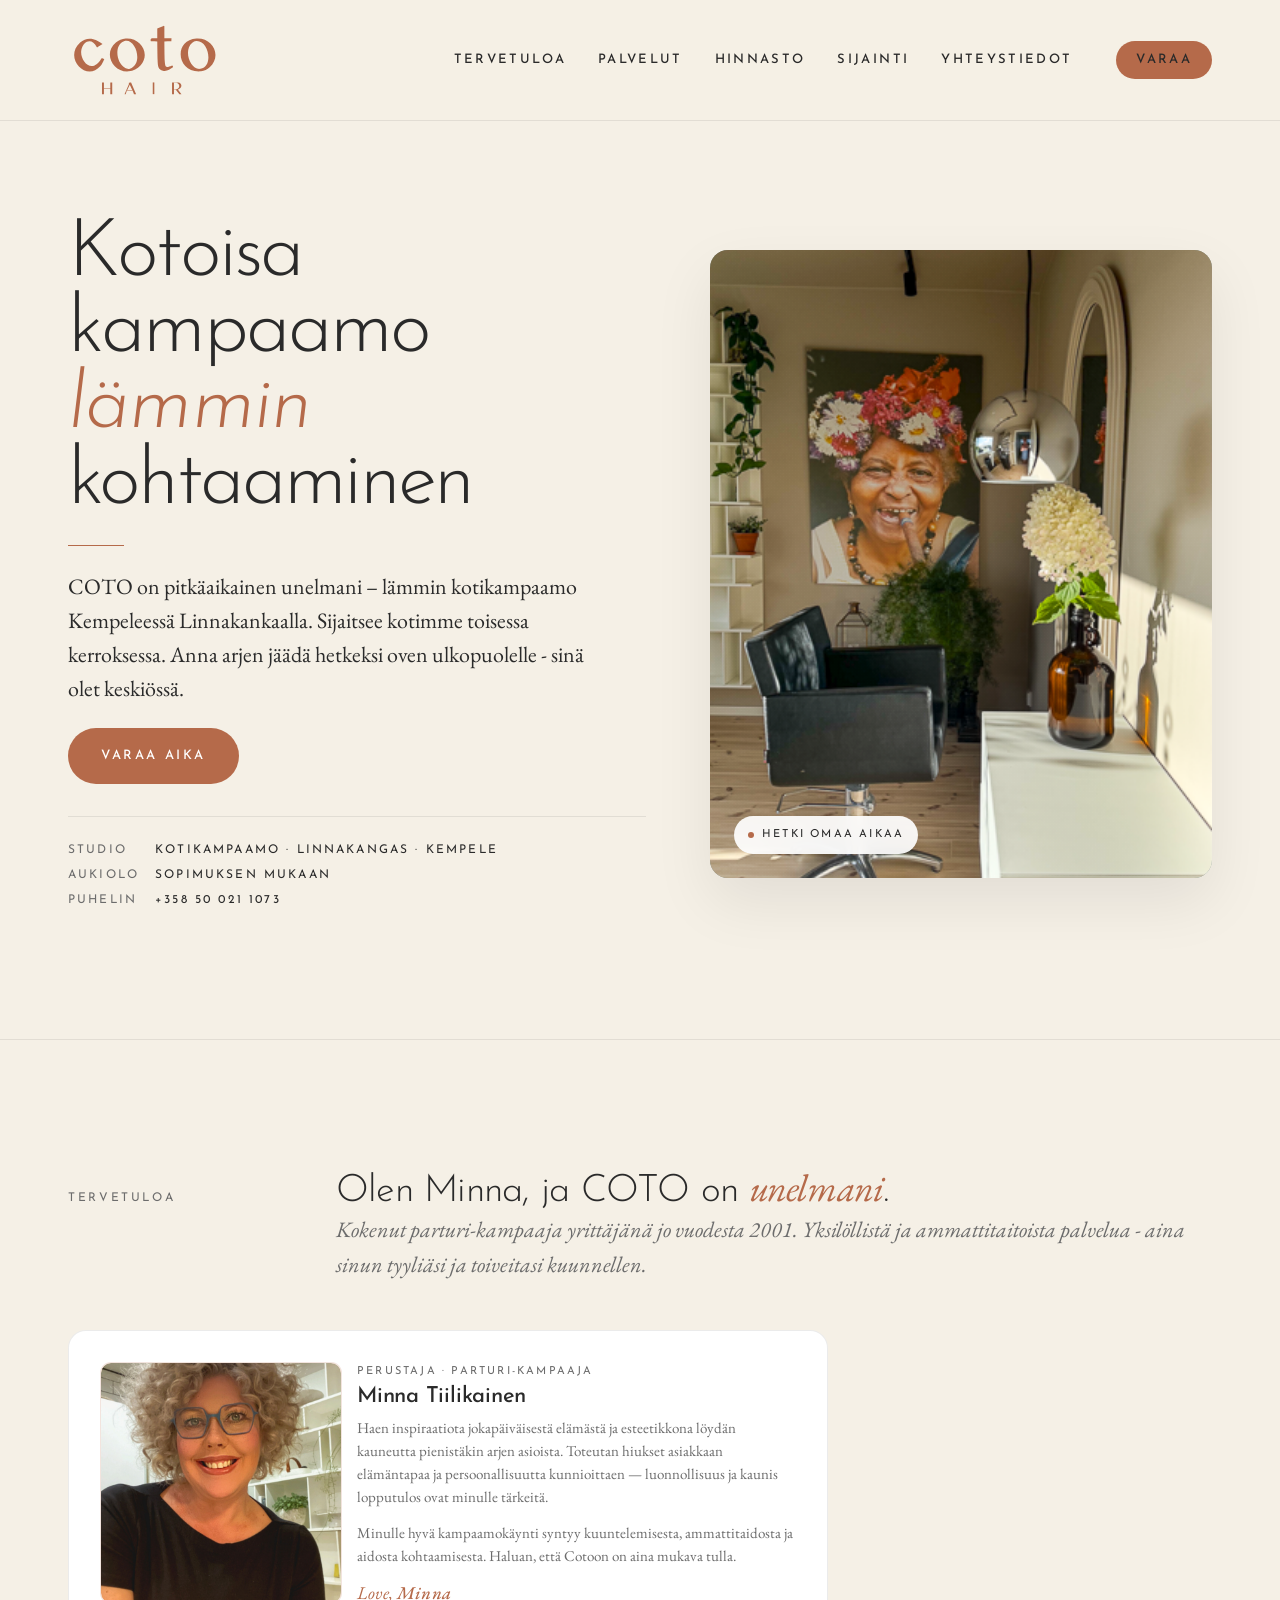
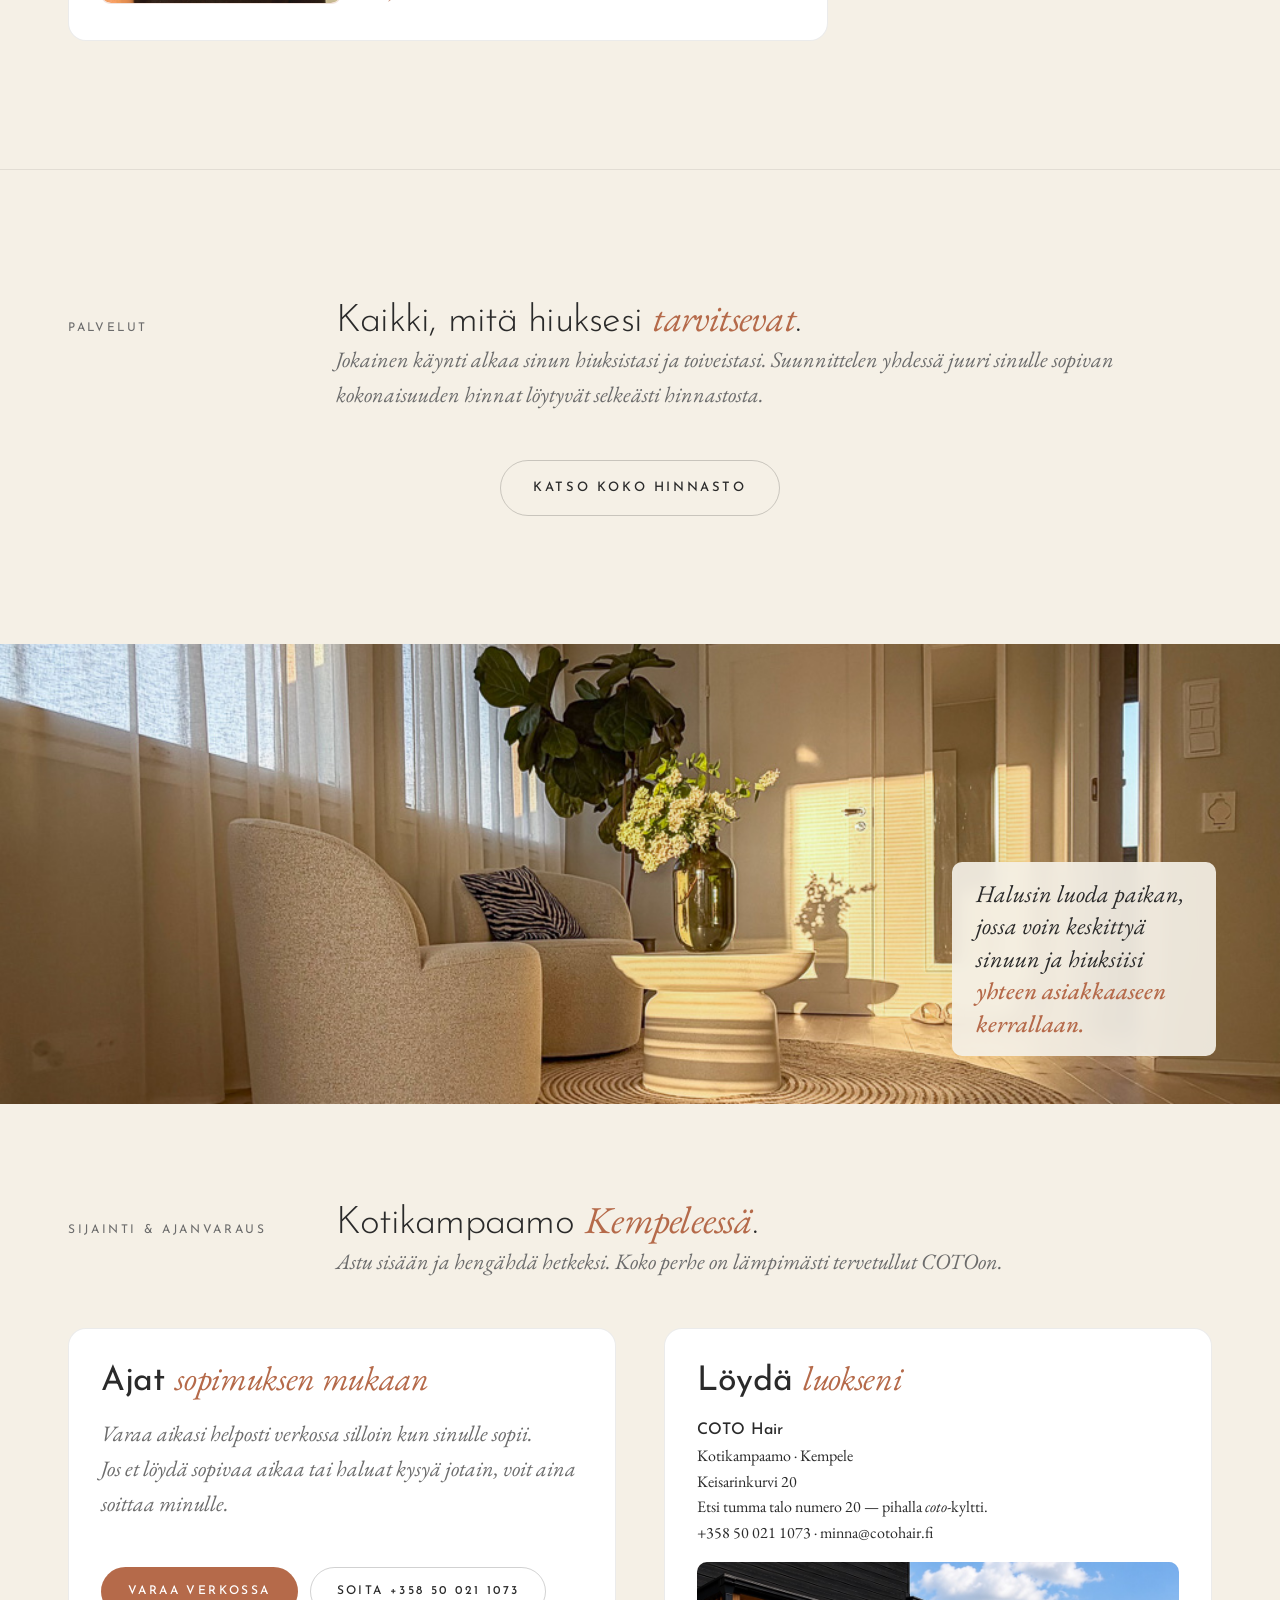
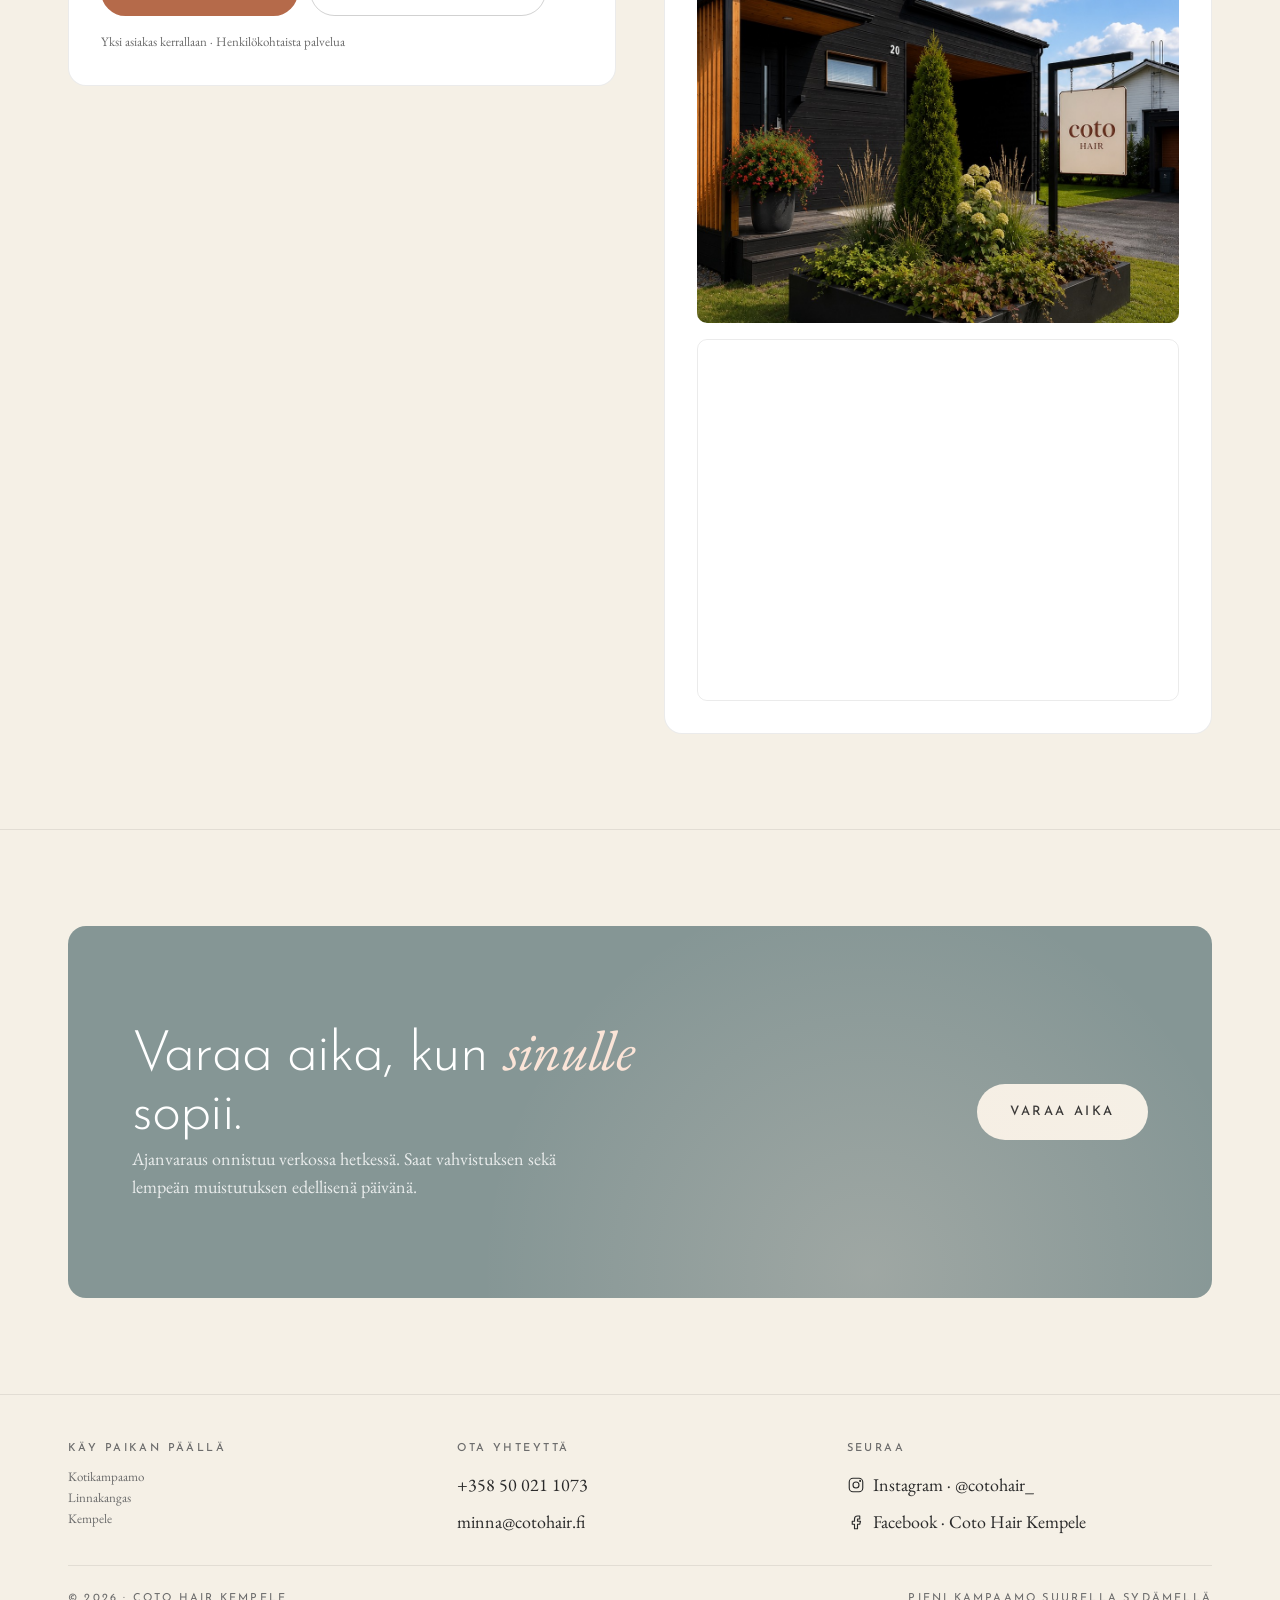
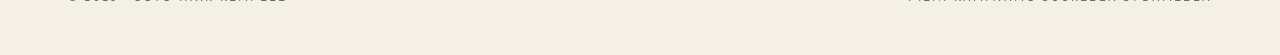
<file: index.html>
<!doctype html>
<html lang="fi">
<head>
  <meta charset="utf-8" />
  <meta name="viewport" content="width=device-width, initial-scale=1" />
  <meta name="theme-color" content="#f5f0e6" />
  <title>COTO Hair — Kotoisa kampaamo, kiireetön kohtaaminen · Kempele</title>
  <meta name="description" content="COTO on kotoisa parturi-kampaamo Kempeleessä. Kokenut kampaaja Minna Tiilikainen ottaa sinut vastaan kiireettömässä ympäristössä — sinä olet keskiössä. Varaa aika verkossa." />

  <link rel="icon" type="image/png" href="assets/logo.png" />
  <link rel="preconnect" href="https://fonts.googleapis.com" />
  <link rel="preconnect" href="https://fonts.gstatic.com" crossorigin />

  <link rel="stylesheet" href="css/tokens.css" />
  <link rel="stylesheet" href="css/base.css" />
  <link rel="stylesheet" href="css/layout.css" />
  <link rel="stylesheet" href="css/components.css" />
</head>
<body>
  <a class="skip-link" href="#main">Siirry sisältöön</a>

  <!-- ===================== NAV ===================== -->
  <header class="nav" role="banner">
    <div class="container nav__inner">
      <a class="nav__brand" href="#top" aria-label="Coto Hair etusivu">
        <img src="assets/coto-hair-logo-copper.svg" alt="Coto Hair" />
      </a>

      <button class="nav__toggle"
              type="button"
              data-nav-toggle
              aria-controls="primary-nav"
              aria-expanded="false"
              aria-label="Avaa valikko">
        <svg data-icon-open viewBox="0 0 24 24" fill="none" stroke="currentColor" stroke-width="1.5" aria-hidden="true">
          <line x1="4" y1="8" x2="20" y2="8"/>
          <line x1="4" y1="16" x2="20" y2="16"/>
        </svg>
        <svg data-icon-close viewBox="0 0 24 24" fill="none" stroke="currentColor" stroke-width="1.5" aria-hidden="true" hidden>
          <line x1="6" y1="6" x2="18" y2="18"/>
          <line x1="18" y1="6" x2="6" y2="18"/>
        </svg>
      </button>

      <nav class="nav__menu" id="primary-nav" data-nav-menu aria-label="Päävalikko">
        <a href="#about">Tervetuloa</a>
        <a href="#services">Palvelut</a>
        <a href="hinnasto.html">Hinnasto</a>
        <a href="#visit">Sijainti</a>
        <a href="#contact">Yhteystiedot</a>
        <a class="btn btn--primary btn--sm" href="https://varaa.timma.fi/cotohair" target="_blank" rel="noopener">Varaa</a>
      </nav>
    </div>
  </header>

  <main id="main">

    <!-- ===================== HERO ===================== -->
    <section class="hero" id="top">
      <div class="container hero__inner">
        <div class="hero__copy">
          <h1 class="hero__title reveal delay-1">
            <span class="hero__word">Kotoisa</span> <span class="hero__word">kampaamo</span><br/><span class="hero__word"><em>lämmin</em></span> <span class="hero__word">kohtaaminen</span>
          </h1>

          <hr class="rule rule--left reveal delay-2" />

          <p class="hero__lead reveal delay-2">
            COTO on pitkäaikainen unelmani – lämmin kotikampaamo Kempeleessä Linnakankaalla.
            Sijaitsee kotimme toisessa kerroksessa.
            Anna arjen jäädä hetkeksi oven ulkopuolelle - sinä olet keskiössä.
          </p>

          <div class="hero__actions reveal delay-3">
            <a class="btn btn--primary btn--lg" href="https://varaa.timma.fi/cotohair" target="_blank" rel="noopener">
              Varaa aika
            </a>
          </div>

          <div class="hero__meta reveal delay-4">
            <dl>
              <dt>Studio</dt><dd>Kotikampaamo · Linnakangas · Kempele</dd>
              <dt>Aukiolo</dt><dd>Sopimuksen mukaan</dd>
              <dt>Puhelin</dt><dd><a href="tel:+358500211073">+358 50 021 1073</a></dd>
            </dl>
          </div>
        </div>

        <div class="hero__visual reveal delay-2">
          <picture>
            <source media="(max-width: 899px)" srcset="assets/Hero.png" width="2348" height="3526" />
            <img src="assets/Salon3.png"
                 alt="COTO Hairin sisätila: pesupaikka, kampausistuin ja iso ikkuna, josta näkyy Kempeleen pientaloalue."
                 width="1086" height="1448" />
          </picture>
          <span class="tag-float" aria-hidden="true"><span class="dot"></span>Hetki omaa aikaa</span>
        </div>
      </div>
    </section>

    <!-- ===================== ABOUT (solo owner) ===================== -->
    <section class="section" id="about">
      <div class="container">
        <header class="section__head reveal">
          <p class="section__num">Tervetuloa</p>
          <div>
            <h2 class="section__title">Olen Minna, ja COTO on <em class="italic">unelmani</em>.</h2>
            <p class="section__desc">
              Kokenut parturi-kampaaja yrittäjänä jo vuodesta 2001.
              Yksilöllistä ja ammattitaitoista palvelua -
              aina sinun tyyliäsi ja toiveitasi kuunnellen.
            </p>
          </div>
        </header>

        <div class="stylists">
          <article class="stylist reveal">
            <div class="stylist__avatar">
              <img src="assets/Minna.jpg"
                   alt="Minna Tiilikainen, COTO Hairin parturi-kampaaja."
                   width="1402" height="2048" loading="lazy" />
            </div>
            <div class="stylist__body">
              <p class="stylist__role">Perustaja · Parturi-kampaaja</p>
              <h3 class="stylist__name">Minna Tiilikainen</h3>
              <p class="stylist__bio">
                Haen inspiraatiota jokapäiväisestä elämästä ja esteetikkona löydän kauneutta
                pienistäkin arjen asioista. Toteutan hiukset asiakkaan elämäntapaa ja persoonallisuutta
                kunnioittaen — luonnollisuus ja kaunis lopputulos ovat minulle tärkeitä.
              </p>
              <p class="stylist__bio">
                Minulle hyvä kampaamokäynti syntyy
                kuuntelemisesta, ammattitaidosta ja
                aidosta kohtaamisesta.
                Haluan, että Cotoon on aina mukava tulla.
              </p>
              <p class="stylist__signoff">Love, <em>Minna</em></p>
            </div>
          </article>
        </div>
      </div>
    </section>

    <!-- ===================== SERVICES ===================== -->
    <section class="section" id="services">
      <div class="container">
        <header class="section__head reveal">
          <p class="section__num">Palvelut</p>
          <div>
            <h2 class="section__title">Kaikki, mitä hiuksesi <em class="italic">tarvitsevat</em>.</h2>
            <p class="section__desc">
              Jokainen käynti alkaa sinun hiuksistasi ja toiveistasi.
              Suunnittelen yhdessä juuri sinulle
              sopivan kokonaisuuden
              hinnat löytyvät selkeästi hinnastosta.


            </p>
          </div>
        </header>

        <div class="section__cta reveal">
          <a class="btn btn--outline btn--lg" href="hinnasto.html">
            Katso koko hinnasto
          </a>
        </div>
      </div>
    </section>

    <!-- ===================== EDITORIAL BAND ===================== -->
    <aside class="editorial-band reveal" aria-hidden="true">
      <img src="assets/Waiting2.jpg"
           alt=""
           width="3024" height="4032" loading="lazy" />
      <blockquote class="editorial-band__quote">
        Halusin luoda paikan, jossa voin keskittyä sinuun ja hiuksiisi <em>yhteen asiakkaaseen kerrallaan.</em>
      </blockquote>
    </aside>

    <!-- ===================== VISIT (BOOKING + LOCATION) ===================== -->
    <section class="section section--tight" id="visit">
      <div class="container">
        <header class="section__head reveal">
          <p class="section__num">Sijainti &amp; ajanvaraus</p>
          <div>
            <h2 class="section__title">Kotikampaamo <em class="italic">Kempeleessä</em>.</h2>
            <p class="section__desc">
              Astu sisään ja hengähdä hetkeksi. Koko perhe on lämpimästi
              tervetullut COTOon.
            </p>
          </div>
        </header>

        <div class="visit">
          <div class="visit__block reveal">
            <h3>Ajat <em>sopimuksen mukaan</em></h3>
            <p class="booking-note">
              Varaa aikasi helposti verkossa silloin kun sinulle sopii.<br/>
              Jos et löydä sopivaa aikaa tai haluat kysyä jotain, voit aina soittaa minulle.
            </p>

            <div class="booking-actions">
              <a class="btn btn--primary" href="https://varaa.timma.fi/cotohair" target="_blank" rel="noopener">Varaa verkossa</a>
              <a class="btn btn--outline" href="tel:+358500211073">Soita +358 50 021 1073</a>
            </div>

            <p class="meta">Yksi asiakas kerrallaan · Henkilökohtaista palvelua</p>
          </div>

          <div class="visit__block reveal delay-1">
            <h3>Löydä <em>luokseni</em></h3>
            <address class="address">
              <strong>COTO Hair</strong><br/>
              Kotikampaamo · Kempele<br/>
              Keisarinkurvi 20<br/>
              Etsi tumma talo numero 20 — pihalla <em>coto</em>-kyltti.<br/>
              <a href="tel:+358500211073">+358 50 021 1073</a> ·
              <a href="mailto:minna@cotohair.fi">minna@cotohair.fi</a>
            </address>
            <figure class="location-photo">
              <img src="assets/House2.png"
                   alt="COTO Hair -kotikampaamon ulkokuva: tumma talo, jonka pihalla coto-kyltti."
                   width="1330" height="1183" loading="lazy" />
            </figure>

            <div class="location-map">
              <iframe
                title="Kartta: COTO Hair Kempeleessä"
                src="https://www.google.com/maps?q=64.93322143185365,25.56745163290246&t=&z=16&ie=UTF8&iwloc=&output=embed"
                loading="lazy"
                referrerpolicy="no-referrer-when-downgrade"
                allowfullscreen></iframe>
            </div>
          </div>
        </div>
      </div>
    </section>

    <!-- ===================== CTA ===================== -->
    <section class="section section--tight" id="book">
      <div class="container">
        <div class="cta reveal">
          <div>
            <h2>Varaa aika, kun <em>sinulle</em> sopii.</h2>
            <p>Ajanvaraus onnistuu verkossa hetkessä. Saat vahvistuksen sekä lempeän muistutuksen edellisenä päivänä.</p>
          </div>
          <div class="cta__actions">
            <a class="btn btn--primary btn--lg" href="https://varaa.timma.fi/cotohair" target="_blank" rel="noopener">
              Varaa aika
            </a>
          </div>
        </div>
      </div>
    </section>

  </main>

  <!-- ===================== FOOTER ===================== -->
  <footer class="footer" id="contact">
    <div class="container footer__inner">
      <div class="footer__cols">
        <div class="footer__col">
          <h6>Käy paikan päällä</h6>
          <p class="meta">Kotikampaamo<br/>Linnakangas<br/>Kempele</p>
        </div>
        <div class="footer__col">
          <h6>Ota yhteyttä</h6>
          <a href="tel:+358500211073">+358 50 021 1073</a>
          <a href="mailto:minna@cotohair.fi">minna@cotohair.fi</a>
        </div>
        <div class="footer__col">
          <h6>Seuraa</h6>
          <a class="social-link" href="https://www.instagram.com/cotohair_/" target="_blank" rel="noopener">
            <svg viewBox="0 0 24 24" fill="none" stroke="currentColor" stroke-width="1.5" stroke-linecap="round" stroke-linejoin="round" aria-hidden="true">
              <rect x="3" y="3" width="18" height="18" rx="5"/>
              <circle cx="12" cy="12" r="4"/>
              <circle cx="17.5" cy="6.5" r="0.6" fill="currentColor"/>
            </svg>
            <span>Instagram · @cotohair_</span>
          </a>
          <a class="social-link" href="https://www.facebook.com/cotohairkempele" target="_blank" rel="noopener">
            <svg viewBox="0 0 24 24" fill="none" stroke="currentColor" stroke-width="1.5" stroke-linecap="round" stroke-linejoin="round" aria-hidden="true">
              <path d="M14 8h3V4h-3a4 4 0 0 0-4 4v3H7v4h3v6h4v-6h3l1-4h-4V8z"/>
            </svg>
            <span>Facebook · Coto Hair Kempele</span>
          </a>
        </div>
      </div>

      <div class="footer__signature">
        <span>© <span data-year>2026</span> · COTO Hair Kempele</span>
        <span>Pieni kampaamo suurella sydämellä</span>
      </div>
    </div>
  </footer>

  <script src="js/main.js" defer></script>
</body>
</html>
</file>
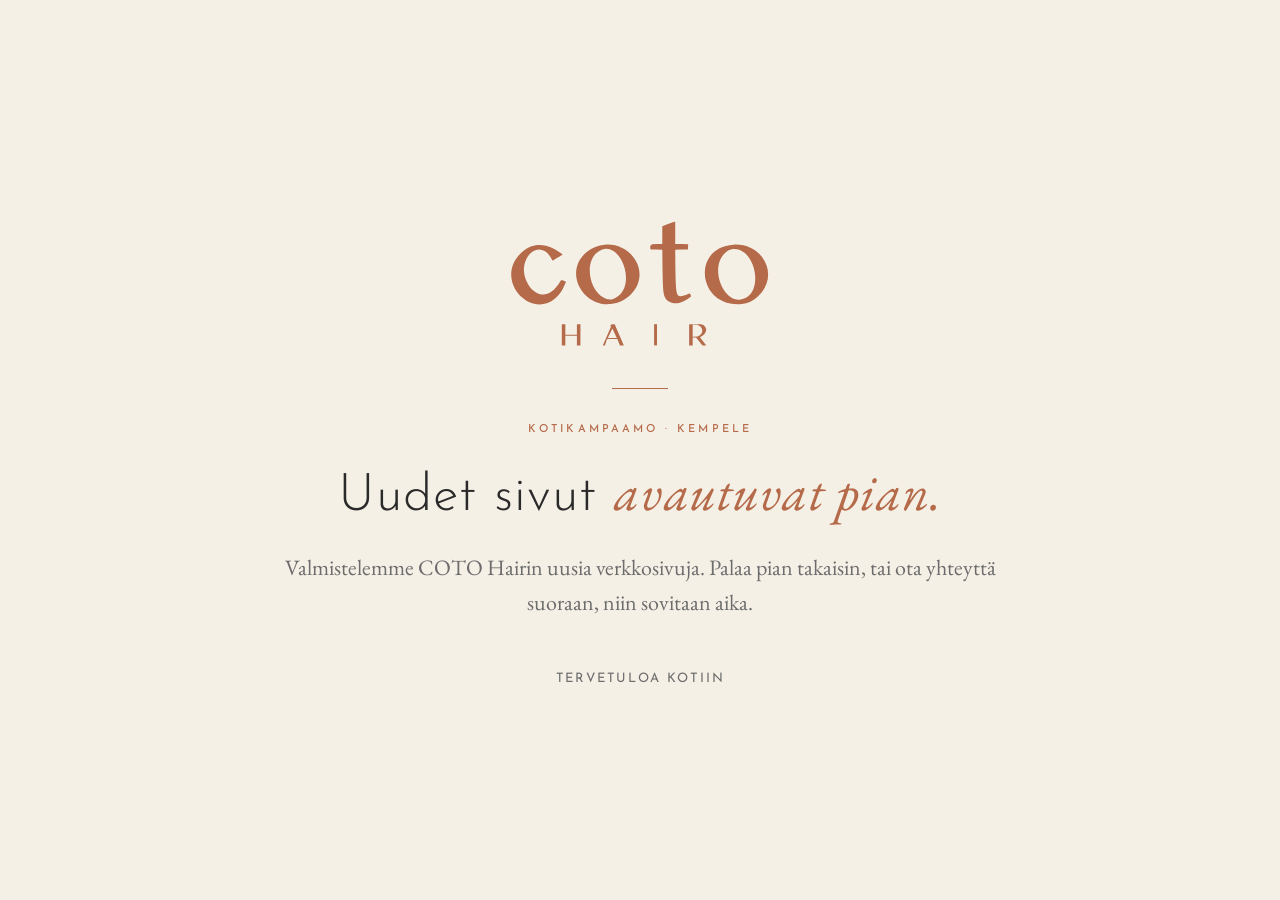
<file: coming-soon.html>
<!doctype html>
<html lang="fi">
<head>
  <meta charset="utf-8" />
  <meta name="viewport" content="width=device-width, initial-scale=1" />
  <meta name="theme-color" content="#f5f0e6" />
  <title>COTO Hair — Uudet sivut avautuvat pian · Kempele</title>
  <meta name="description" content="COTO Hair, kotoisa kampaamo Kempeleessä. Uudet verkkosivut avautuvat pian." />

  <link rel="icon" type="image/png" href="assets/logo.png" />
  <link rel="stylesheet" href="css/tokens.css" />
  <link rel="stylesheet" href="css/base.css" />

  <style>
    .soon {
      min-height: 100vh;
      min-height: 100dvh;
      display: flex;
      flex-direction: column;
      align-items: center;
      justify-content: center;
      text-align: center;
      padding: var(--s-8) var(--gutter);
      gap: var(--s-5);
    }
    .soon__logo { width: clamp(180px, 40vw, 280px); height: auto; }
    .soon__rule {
      width: 56px;
      height: 1px;
      background: var(--c-sienna);
      border: 0;
      margin: var(--s-2) 0;
    }
    .soon__eyebrow {
      font-family: var(--f-display);
      font-size: var(--fs-eyebrow);
      font-weight: 500;
      letter-spacing: 0.28em;
      text-transform: uppercase;
      color: var(--c-sienna);
      margin: 0;
    }
    .soon__title {
      font-family: var(--f-display);
      font-weight: 300;
      font-size: var(--fs-h2);
      line-height: 1.1;
      letter-spacing: 0.02em;
      margin: 0;
    }
    .soon__title em {
      font-family: var(--f-text);
      font-style: italic;
      font-weight: 400;
      color: var(--c-sienna);
    }
    .soon__lead {
      font-size: var(--fs-lead);
      color: var(--c-mute);
      max-width: 34em;
      margin: 0;
    }
    .soon__contact {
      display: flex;
      flex-wrap: wrap;
      justify-content: center;
      gap: var(--s-3) var(--s-6);
      font-family: var(--f-display);
      font-size: var(--fs-meta);
      letter-spacing: 0.08em;
    }
    .soon__contact a { border-bottom: 1px solid var(--c-line-strong); padding-bottom: 2px; }
    .soon__contact a:hover { border-color: var(--c-sienna); }
    .soon__foot {
      font-family: var(--f-display);
      font-size: var(--fs-meta);
      letter-spacing: 0.14em;
      text-transform: uppercase;
      color: var(--c-mute);
      margin: 0;
    }
  </style>
</head>
<body>
  <main class="soon" id="main">
    <img class="soon__logo" src="assets/coto-hair-logo-copper.svg" alt="Coto Hair" />
    <hr class="soon__rule" />
    <p class="soon__eyebrow">Kotikampaamo · Kempele</p>
    <h1 class="soon__title">Uudet sivut <em>avautuvat pian.</em></h1>
    <p class="soon__lead">
      Valmistelemme COTO Hairin uusia verkkosivuja. Palaa pian takaisin,
      tai ota yhteyttä suoraan, niin sovitaan aika.
    </p>
    <div class="soon__contact">
    </div>
    <p class="soon__foot">Tervetuloa kotiin</p>
  </main>
</body>
</html>
</file>
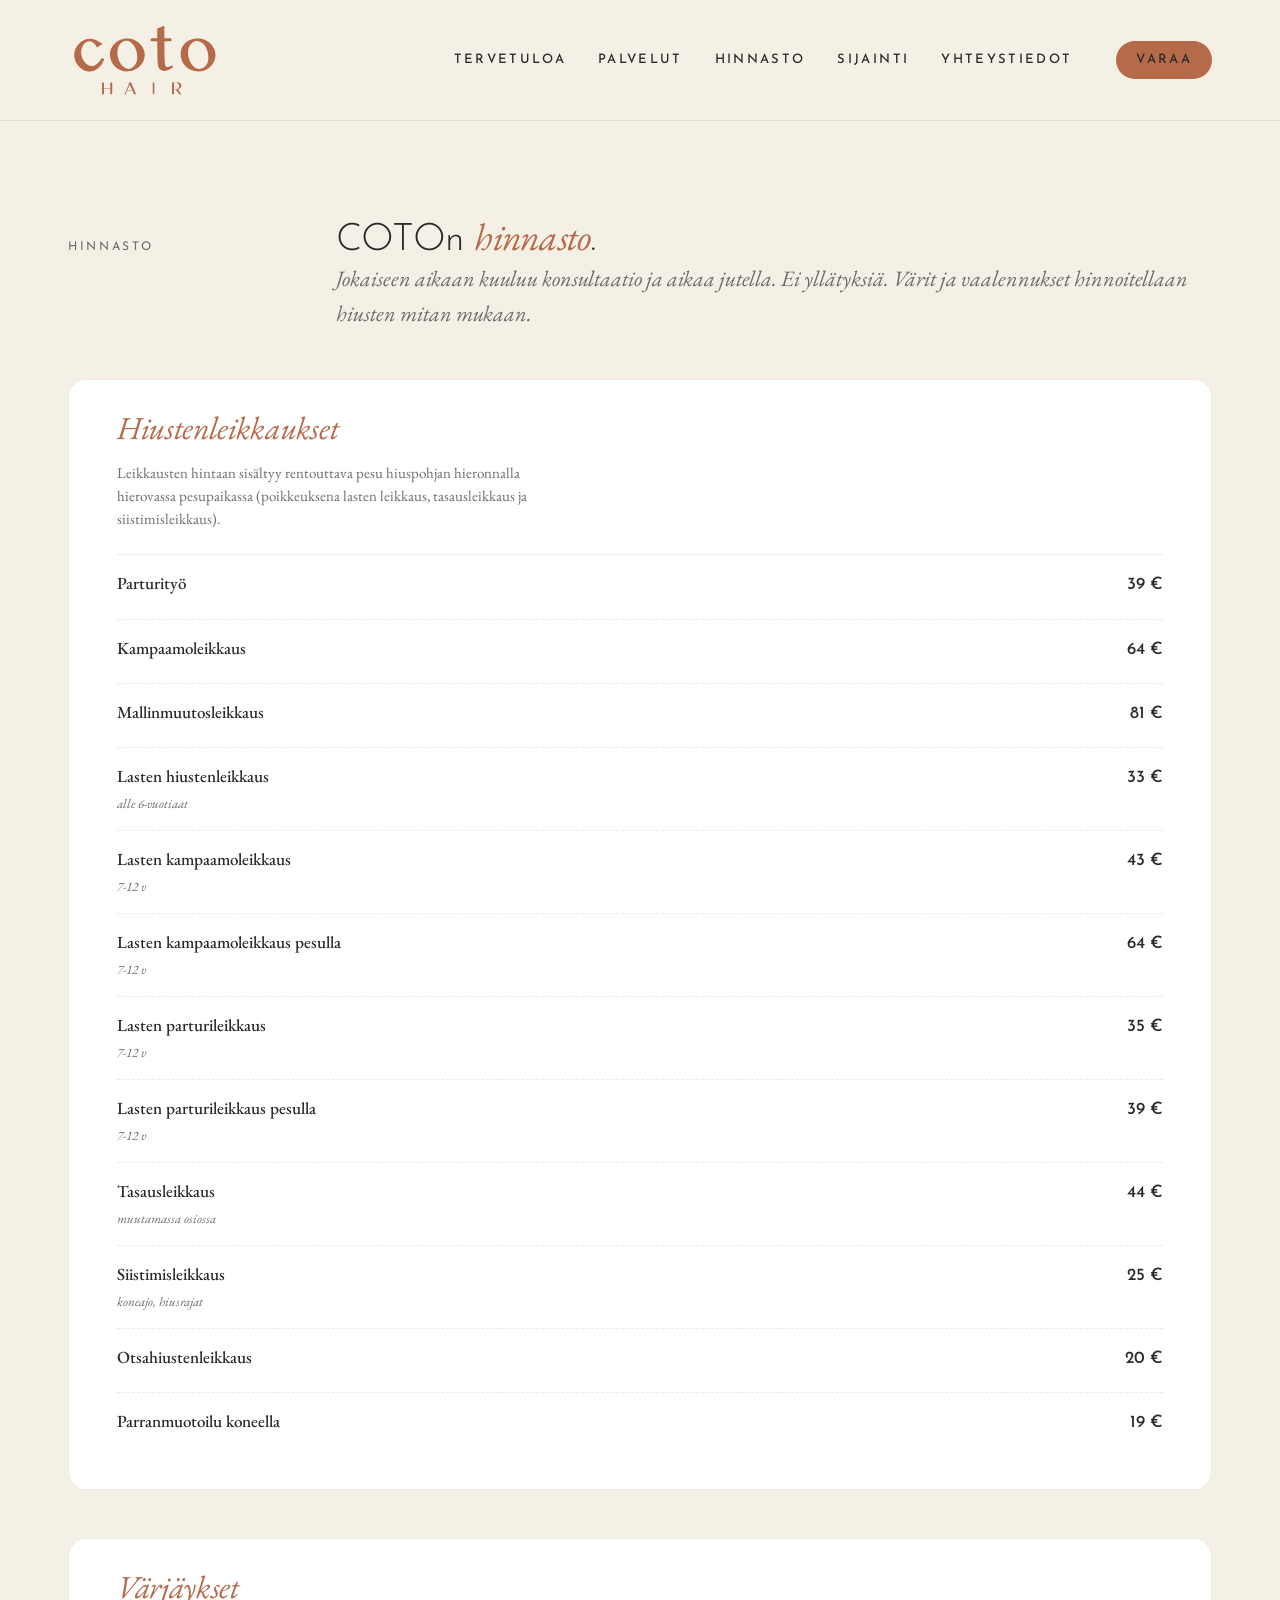
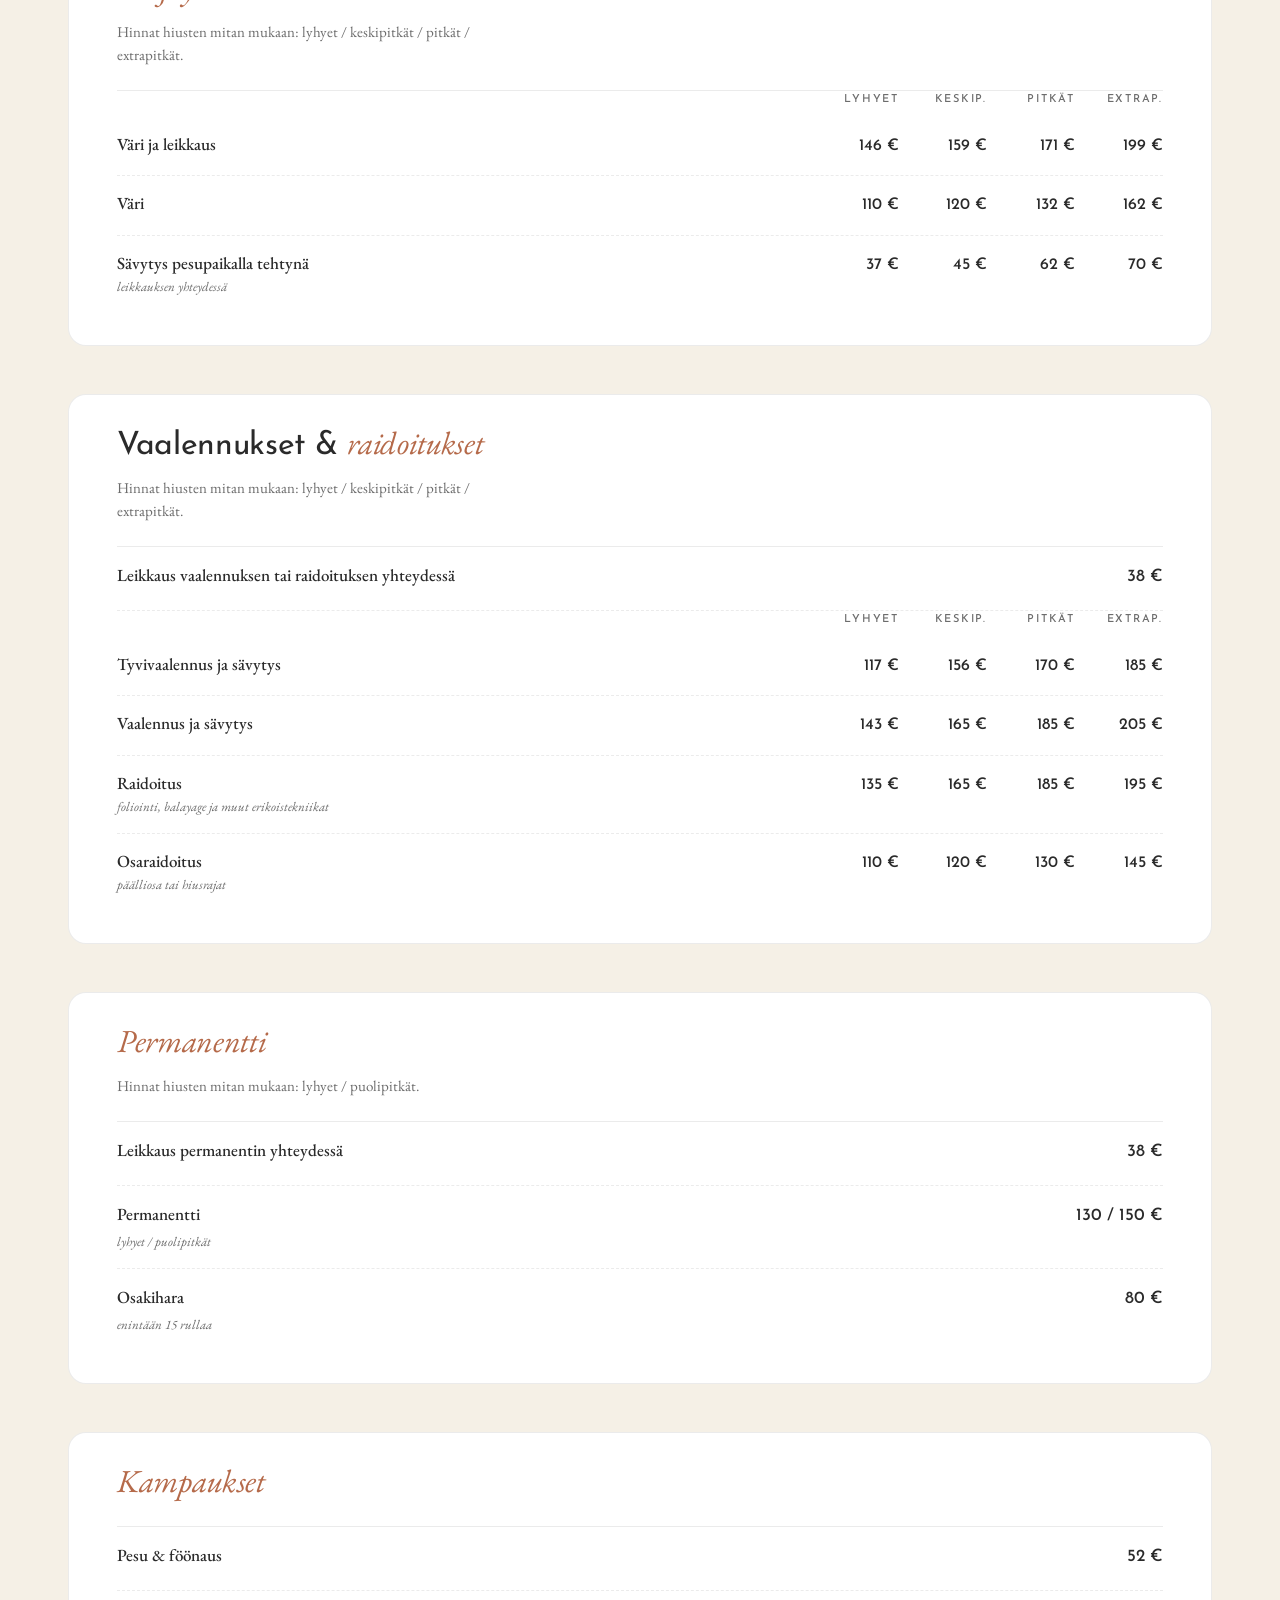
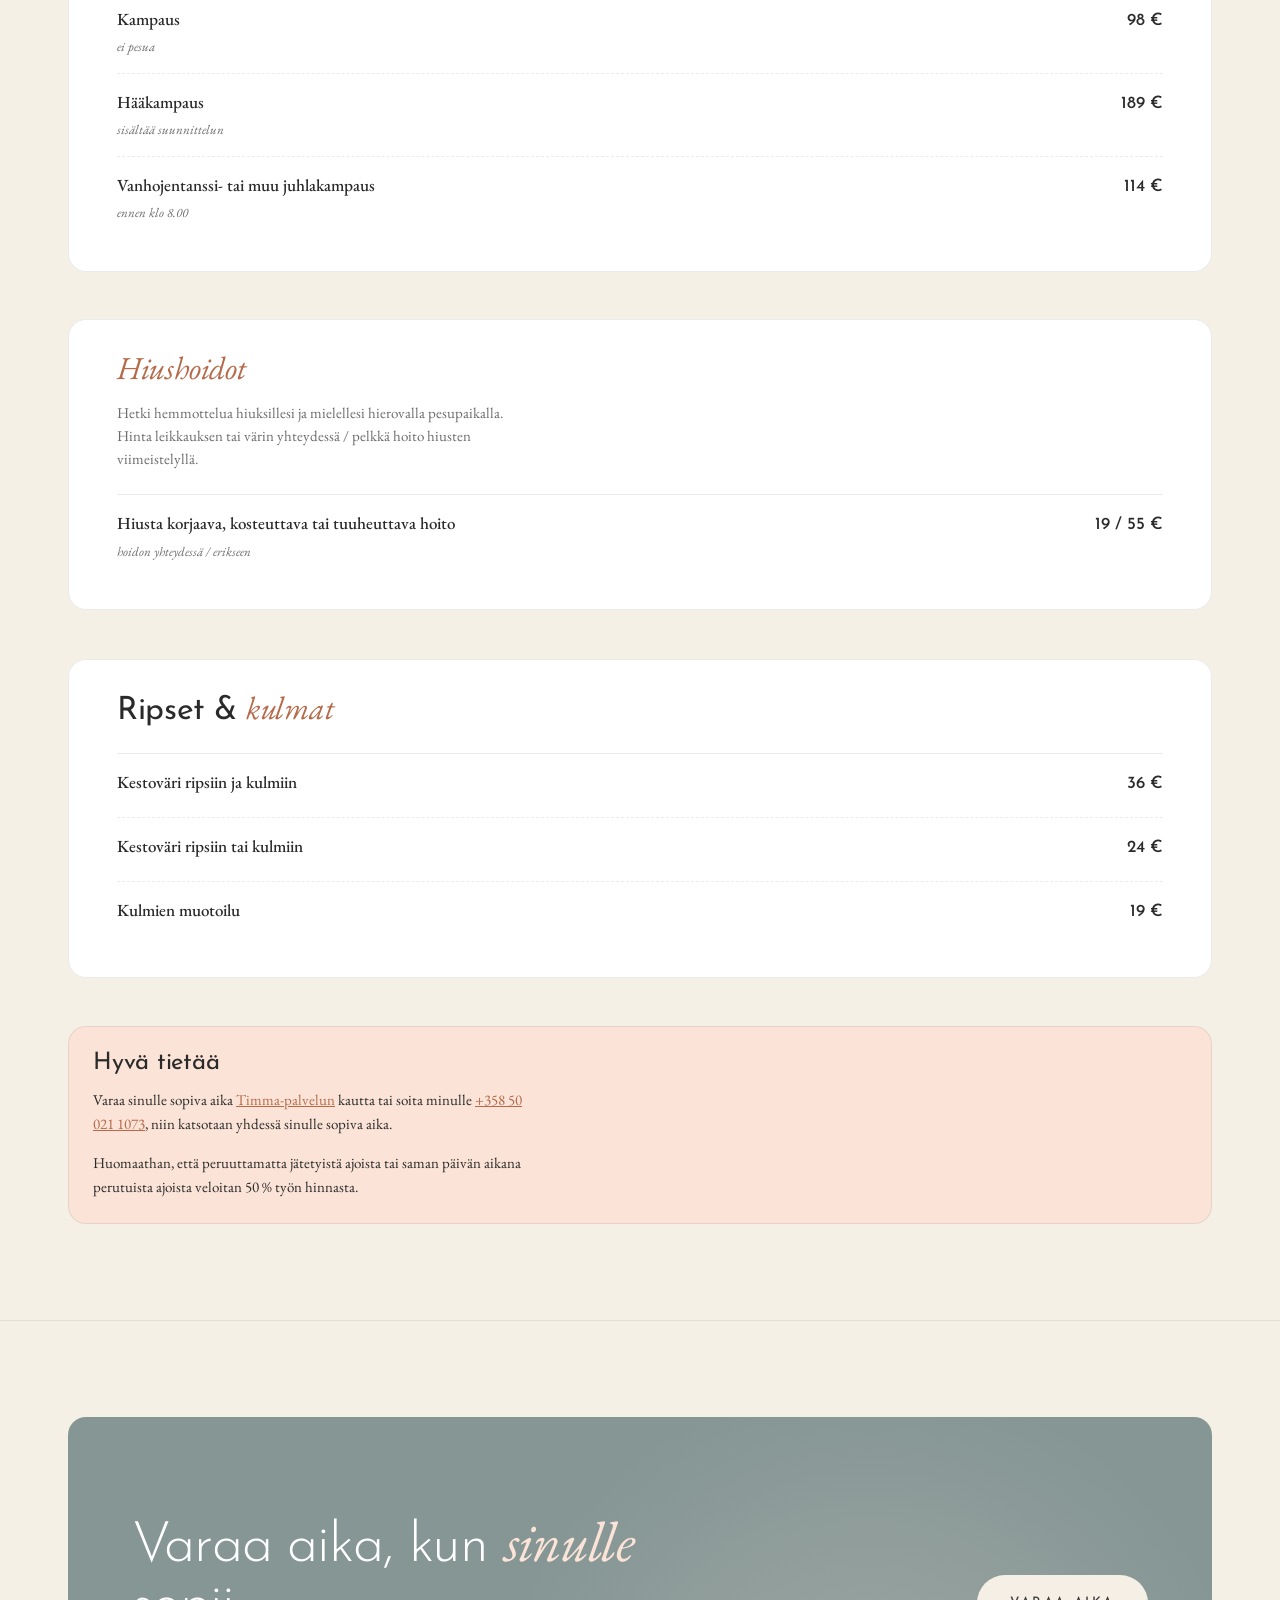
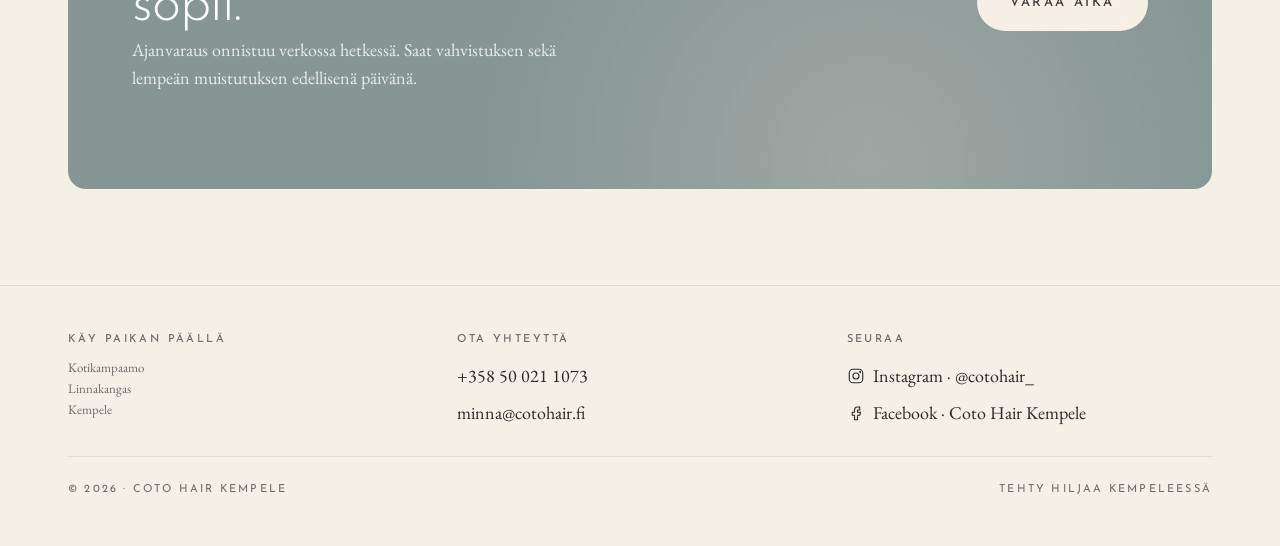
<file: hinnasto.html>
<!doctype html>
<html lang="fi">
<head>
  <meta charset="utf-8" />
  <meta name="viewport" content="width=device-width, initial-scale=1" />
  <meta name="theme-color" content="#f5f0e6" />
  <title>Hinnasto — COTO Hair · Kotikampaamo Kempeleessä</title>
  <meta name="description" content="COTO Hairin hinnasto: hiustenleikkaukset, värjäykset, vaalennukset ja raidoitukset, permanentti, kampaukset, hiushoidot sekä ripset ja kulmat. Kotikampaamo Kempeleen Linnakankaalla." />

  <link rel="icon" type="image/png" href="assets/logo.png" />
  <link rel="preconnect" href="https://fonts.googleapis.com" />
  <link rel="preconnect" href="https://fonts.gstatic.com" crossorigin />

  <link rel="stylesheet" href="css/tokens.css" />
  <link rel="stylesheet" href="css/base.css" />
  <link rel="stylesheet" href="css/layout.css" />
  <link rel="stylesheet" href="css/components.css" />
</head>
<body>
  <a class="skip-link" href="#main">Siirry sisältöön</a>

  <!-- ===================== NAV ===================== -->
  <header class="nav" role="banner">
    <div class="container nav__inner">
      <a class="nav__brand" href="index.html" aria-label="Coto Hair etusivu">
        <img src="assets/coto-hair-logo-copper.svg" alt="Coto Hair" />
      </a>

      <button class="nav__toggle"
              type="button"
              data-nav-toggle
              aria-controls="primary-nav"
              aria-expanded="false"
              aria-label="Avaa valikko">
        <svg data-icon-open viewBox="0 0 24 24" fill="none" stroke="currentColor" stroke-width="1.5" aria-hidden="true">
          <line x1="4" y1="8" x2="20" y2="8"/>
          <line x1="4" y1="16" x2="20" y2="16"/>
        </svg>
        <svg data-icon-close viewBox="0 0 24 24" fill="none" stroke="currentColor" stroke-width="1.5" aria-hidden="true" hidden>
          <line x1="6" y1="6" x2="18" y2="18"/>
          <line x1="18" y1="6" x2="6" y2="18"/>
        </svg>
      </button>

      <nav class="nav__menu" id="primary-nav" data-nav-menu aria-label="Päävalikko">
        <a href="index.html#about">Tervetuloa</a>
        <a href="index.html#services">Palvelut</a>
        <a href="hinnasto.html" aria-current="page">Hinnasto</a>
        <a href="index.html#visit">Sijainti</a>
        <a href="index.html#contact">Yhteystiedot</a>
        <a class="btn btn--primary btn--sm" href="https://varaa.timma.fi/cotohair" target="_blank" rel="noopener">Varaa</a>
      </nav>
    </div>
  </header>

  <main id="main">

    <!-- ===================== PAGE HEAD ===================== -->
    <section class="section section--tight" id="hinnasto">
      <div class="container">
        <header class="section__head reveal">
          <p class="section__num">Hinnasto</p>
          <div>
            <h2 class="section__title">COTOn <em class="italic">hinnasto</em>.</h2>
            <p class="section__desc">
              Jokaiseen aikaan kuuluu konsultaatio ja aikaa jutella. Ei yllätyksiä.
              Värit ja vaalennukset hinnoitellaan hiusten mitan mukaan.
            </p>
          </div>
        </header>

        <div class="pricelist">

          <!-- ---------- Hiustenleikkaukset ---------- -->
          <section class="price-group reveal" aria-labelledby="cuts">
            <h3 class="price-group__title" id="cuts"><em>Hiustenleikkaukset</em></h3>
            <p class="price-group__intro">
              Leikkausten hintaan sisältyy rentouttava pesu hiuspohjan hieronnalla hierovassa
              pesupaikassa (poikkeuksena lasten leikkaus, tasausleikkaus ja siistimisleikkaus).
            </p>

            <div class="price-rows">
              <div class="price-row">
                <span class="price-row__name">Parturityö</span>
                <span class="price-row__price">39 €</span>
              </div>
              <div class="price-row">
                <span class="price-row__name">Kampaamoleikkaus</span>
                <span class="price-row__price">64 €</span>
              </div>
              <div class="price-row">
                <span class="price-row__name">Mallinmuutosleikkaus</span>
                <span class="price-row__price">81 €</span>
              </div>
              <div class="price-row">
                <span class="price-row__name">Lasten hiustenleikkaus</span>
                <span class="price-row__note">alle 6-vuotiaat</span>
                <span class="price-row__price">33 €</span>
              </div>
              <div class="price-row">
                <span class="price-row__name">Lasten kampaamoleikkaus</span>
                <span class="price-row__note">7-12 v</span>
                <span class="price-row__price">43 €</span>
              </div>
              <div class="price-row">
                <span class="price-row__name">Lasten kampaamoleikkaus pesulla</span>
                <span class="price-row__note">7-12 v</span>
                <span class="price-row__price">64 €</span>
              </div>
              <div class="price-row">
                <span class="price-row__name">Lasten parturileikkaus</span>
                <span class="price-row__note">7-12 v</span>
                <span class="price-row__price">35 €</span>
              </div>
              <div class="price-row">
                <span class="price-row__name">Lasten parturileikkaus pesulla</span>
                <span class="price-row__note">7-12 v</span>
                <span class="price-row__price">39 €</span>
              </div>
              <div class="price-row">
                <span class="price-row__name">Tasausleikkaus</span>
                <span class="price-row__note">muutamassa osiossa</span>
                <span class="price-row__price">44 €</span>
              </div>
              <div class="price-row">
                <span class="price-row__name">Siistimisleikkaus</span>
                <span class="price-row__note">koneajo, hiusrajat</span>
                <span class="price-row__price">25 €</span>
              </div>
              <div class="price-row">
                <span class="price-row__name">Otsahiustenleikkaus</span>
                <span class="price-row__price">20 €</span>
              </div>
              <div class="price-row">
                <span class="price-row__name">Parranmuotoilu koneella</span>
                <span class="price-row__price">19 €</span>
              </div>
            </div>
          </section>

          <!-- ---------- Värjäykset ---------- -->
          <section class="price-group reveal" aria-labelledby="colour">
            <h3 class="price-group__title" id="colour"><em>Värjäykset</em></h3>
            <p class="price-group__intro">
              Hinnat hiusten mitan mukaan: lyhyet / keskipitkät / pitkät / extrapitkät.
            </p>

            <div class="price-rows">
              <div class="price-legend" aria-hidden="true">
                <span></span>
                <span class="price-cells">
                  <span>Lyhyet</span>
                  <span>Keskip.</span>
                  <span>Pitkät</span>
                  <span>Extrap.</span>
                </span>
              </div>

              <div class="price-row price-row--lengths">
                <span class="price-row__name">Väri ja leikkaus</span>
                <span class="price-cells">
                  <span data-len="Lyhyet">146 €</span>
                  <span data-len="Keskipitkät">159 €</span>
                  <span data-len="Pitkät">171 €</span>
                  <span data-len="Extrapitkät">199 €</span>
                </span>
              </div>

              <div class="price-row price-row--lengths">
                <span class="price-row__name">Väri</span>
                <span class="price-cells">
                  <span data-len="Lyhyet">110 €</span>
                  <span data-len="Keskipitkät">120 €</span>
                  <span data-len="Pitkät">132 €</span>
                  <span data-len="Extrapitkät">162 €</span>
                </span>
              </div>

              <div class="price-row price-row--lengths">
                <span class="price-row__name">Sävytys pesupaikalla tehtynä</span>
                <span class="price-row__note">leikkauksen yhteydessä</span>
                <span class="price-cells">
                  <span data-len="Lyhyet">37 €</span>
                  <span data-len="Keskipitkät">45 €</span>
                  <span data-len="Pitkät">62 €</span>
                  <span data-len="Extrapitkät">70 €</span>
                </span>
              </div>
            </div>
          </section>

          <!-- ---------- Vaalennukset / Raidoitukset ---------- -->
          <section class="price-group reveal" aria-labelledby="blonde">
            <h3 class="price-group__title" id="blonde">Vaalennukset &amp; <em>raidoitukset</em></h3>
            <p class="price-group__intro">
              Hinnat hiusten mitan mukaan: lyhyet / keskipitkät / pitkät / extrapitkät.
            </p>

            <div class="price-rows">
              <div class="price-row">
                <span class="price-row__name">Leikkaus vaalennuksen tai raidoituksen yhteydessä</span>
                <span class="price-row__price">38 €</span>
              </div>

              <div class="price-legend" aria-hidden="true">
                <span></span>
                <span class="price-cells">
                  <span>Lyhyet</span>
                  <span>Keskip.</span>
                  <span>Pitkät</span>
                  <span>Extrap.</span>
                </span>
              </div>

              <div class="price-row price-row--lengths">
                <span class="price-row__name">Tyvivaalennus ja sävytys</span>
                <span class="price-cells">
                  <span data-len="Lyhyet">117 €</span>
                  <span data-len="Keskipitkät">156 €</span>
                  <span data-len="Pitkät">170 €</span>
                  <span data-len="Extrapitkät">185 €</span>
                </span>
              </div>

              <div class="price-row price-row--lengths">
                <span class="price-row__name">Vaalennus ja sävytys</span>
                <span class="price-cells">
                  <span data-len="Lyhyet">143 €</span>
                  <span data-len="Keskipitkät">165 €</span>
                  <span data-len="Pitkät">185 €</span>
                  <span data-len="Extrapitkät">205 €</span>
                </span>
              </div>

              <div class="price-row price-row--lengths">
                <span class="price-row__name">Raidoitus</span>
                <span class="price-row__note">foliointi, balayage ja muut erikoistekniikat</span>
                <span class="price-cells">
                  <span data-len="Lyhyet">135 €</span>
                  <span data-len="Keskipitkät">165 €</span>
                  <span data-len="Pitkät">185 €</span>
                  <span data-len="Extrapitkät">195 €</span>
                </span>
              </div>

              <div class="price-row price-row--lengths">
                <span class="price-row__name">Osaraidoitus</span>
                <span class="price-row__note">päälliosa tai hiusrajat</span>
                <span class="price-cells">
                  <span data-len="Lyhyet">110 €</span>
                  <span data-len="Keskipitkät">120 €</span>
                  <span data-len="Pitkät">130 €</span>
                  <span data-len="Extrapitkät">145 €</span>
                </span>
              </div>
            </div>
          </section>

          <!-- ---------- Permanentti ---------- -->
          <section class="price-group reveal" aria-labelledby="perm">
            <h3 class="price-group__title" id="perm"><em>Permanentti</em></h3>
            <p class="price-group__intro">
              Hinnat hiusten mitan mukaan: lyhyet / puolipitkät.
            </p>

            <div class="price-rows">
              <div class="price-row">
                <span class="price-row__name">Leikkaus permanentin yhteydessä</span>
                <span class="price-row__price">38 €</span>
              </div>
              <div class="price-row">
                <span class="price-row__name">Permanentti</span>
                <span class="price-row__note">lyhyet / puolipitkät</span>
                <span class="price-row__price">130 / 150 €</span>
              </div>
              <div class="price-row">
                <span class="price-row__name">Osakihara</span>
                <span class="price-row__note">enintään 15 rullaa</span>
                <span class="price-row__price">80 €</span>
              </div>
            </div>
          </section>

          <!-- ---------- Kampaukset ---------- -->
          <section class="price-group reveal" aria-labelledby="styling">
            <h3 class="price-group__title" id="styling"><em>Kampaukset</em></h3>

            <div class="price-rows">
              <div class="price-row">
                <span class="price-row__name">Pesu &amp; föönaus</span>
                <span class="price-row__price">52 €</span>
              </div>
              <div class="price-row">
                <span class="price-row__name">Kampaus</span>
                <span class="price-row__note">ei pesua</span>
                <span class="price-row__price">98 €</span>
              </div>
              <div class="price-row">
                <span class="price-row__name">Hääkampaus</span>
                <span class="price-row__note">sisältää suunnittelun</span>
                <span class="price-row__price">189 €</span>
              </div>
              <div class="price-row">
                <span class="price-row__name">Vanhojentanssi- tai muu juhlakampaus</span>
                <span class="price-row__note">ennen klo 8.00</span>
                <span class="price-row__price">114 €</span>
              </div>
            </div>
          </section>

          <!-- ---------- Hiushoidot ---------- -->
          <section class="price-group reveal" aria-labelledby="treatments">
            <h3 class="price-group__title" id="treatments"><em>Hiushoidot</em></h3>
            <p class="price-group__intro">
              Hetki hemmottelua hiuksillesi ja mielellesi hierovalla pesupaikalla.
              Hinta leikkauksen tai värin yhteydessä / pelkkä hoito hiusten viimeistelyllä.
            </p>

            <div class="price-rows">
              <div class="price-row">
                <span class="price-row__name">Hiusta korjaava, kosteuttava tai tuuheuttava hoito</span>
                <span class="price-row__note">hoidon yhteydessä / erikseen</span>
                <span class="price-row__price">19 / 55 €</span>
              </div>
            </div>
          </section>

          <!-- ---------- Ripset / Kulmat ---------- -->
          <section class="price-group reveal" aria-labelledby="lashes">
            <h3 class="price-group__title" id="lashes">Ripset &amp; <em>kulmat</em></h3>

            <div class="price-rows">
              <div class="price-row">
                <span class="price-row__name">Kestoväri ripsiin ja kulmiin</span>
                <span class="price-row__price">36 €</span>
              </div>
              <div class="price-row">
                <span class="price-row__name">Kestoväri ripsiin tai kulmiin</span>
                <span class="price-row__price">24 €</span>
              </div>
              <div class="price-row">
                <span class="price-row__name">Kulmien muotoilu</span>
                <span class="price-row__price">19 €</span>
              </div>
            </div>
          </section>

          <!-- ---------- Fine print ---------- -->
          <aside class="price-note reveal">
            <h3>Hyvä tietää</h3>
            <p>
              Varaa sinulle sopiva aika
              <a href="https://varaa.timma.fi/cotohair" target="_blank" rel="noopener">Timma-palvelun</a>
              kautta tai soita minulle <a href="tel:+358500211073">+358 50 021 1073</a>,
              niin katsotaan yhdessä sinulle sopiva aika.
            </p>
            <p>
              Huomaathan, että peruuttamatta jätetyistä ajoista tai saman päivän aikana
              perutuista ajoista veloitan 50 % työn hinnasta.
            </p>
          </aside>

        </div>
      </div>
    </section>

    <!-- ===================== CTA ===================== -->
    <section class="section section--tight" id="book">
      <div class="container">
        <div class="cta reveal">
          <div>
            <h2>Varaa aika, kun <em>sinulle</em> sopii.</h2>
            <p>Ajanvaraus onnistuu verkossa hetkessä. Saat vahvistuksen sekä lempeän muistutuksen edellisenä päivänä.</p>
          </div>
          <div class="cta__actions">
            <a class="btn btn--primary btn--lg" href="https://varaa.timma.fi/cotohair" target="_blank" rel="noopener">
              Varaa aika
            </a>
          </div>
        </div>
      </div>
    </section>

  </main>

  <!-- ===================== FOOTER ===================== -->
  <footer class="footer" id="contact">
    <div class="container footer__inner">
      <div class="footer__cols">
        <div class="footer__col">
          <h6>Käy paikan päällä</h6>
          <p class="meta">Kotikampaamo<br/>Linnakangas<br/>Kempele</p>
        </div>
        <div class="footer__col">
          <h6>Ota yhteyttä</h6>
          <a href="tel:+358500211073">+358 50 021 1073</a>
          <a href="mailto:minna@cotohair.fi">minna@cotohair.fi</a>
        </div>
        <div class="footer__col">
          <h6>Seuraa</h6>
          <a class="social-link" href="https://www.instagram.com/cotohair_/" target="_blank" rel="noopener">
            <svg viewBox="0 0 24 24" fill="none" stroke="currentColor" stroke-width="1.5" stroke-linecap="round" stroke-linejoin="round" aria-hidden="true">
              <rect x="3" y="3" width="18" height="18" rx="5"/>
              <circle cx="12" cy="12" r="4"/>
              <circle cx="17.5" cy="6.5" r="0.6" fill="currentColor"/>
            </svg>
            <span>Instagram · @cotohair_</span>
          </a>
          <a class="social-link" href="https://www.facebook.com/cotohairkempele" target="_blank" rel="noopener">
            <svg viewBox="0 0 24 24" fill="none" stroke="currentColor" stroke-width="1.5" stroke-linecap="round" stroke-linejoin="round" aria-hidden="true">
              <path d="M14 8h3V4h-3a4 4 0 0 0-4 4v3H7v4h3v6h4v-6h3l1-4h-4V8z"/>
            </svg>
            <span>Facebook · Coto Hair Kempele</span>
          </a>
        </div>
      </div>

      <div class="footer__signature">
        <span>© <span data-year>2026</span> · COTO Hair Kempele</span>
        <span>Tehty hiljaa Kempeleessä</span>
      </div>
    </div>
  </footer>

  <script src="js/main.js" defer></script>
</body>
</html>
</file>
<file: css/tokens.css>
/* =========================================================
   Coto Hair — Design Tokens
   Mirrors docs/styleguide.css so the site stays on-brand.
   ========================================================= */

@import url("https://fonts.googleapis.com/css2?family=EB+Garamond:ital,wght@0,400;0,500;0,600;1,400;1,500&family=Josefin+Sans:wght@300;400;500;600;700&display=swap");

:root {
  /* Brand palette — daylight neutrals + sienna accent */
  --c-ink: #2a2a2a;
  --c-mute: #6c6c6c;
  --c-line: rgba(0, 0, 0, 0.08);
  --c-line-strong: rgba(0, 0, 0, 0.18);

  --c-moss: #859695;       /* Primary (cool sage) */
  --c-bone: #e0dfda;       /* Warm neutral */
  --c-paper: #f5f0e6;      /* Background paper */
  --c-peach: #fbe4d7;      /* Accent peach */
  --c-sienna: #b56a4a;     /* Editorial accent (rule, italics) */

  --c-bg: var(--c-paper);
  --c-surface: #ffffff;
  --c-accent: var(--c-moss);
  --c-accent-ink: #ffffff;

  /* Type families */
  --f-display: "Josefin Sans", "Helvetica Neue", Arial, sans-serif;
  --f-text: "EB Garamond", Georgia, "Times New Roman", serif;
  --f-mono: "JetBrains Mono", ui-monospace, SFMono-Regular, Menlo, monospace;

  /* Fluid type scale — mobile-first, scales with viewport */
  --fs-eyebrow: 11px;
  --fs-meta: 13px;
  --fs-body: clamp(16px, 1.6vw, 18px);
  --fs-lead: clamp(18px, 2vw, 22px);
  --fs-h6: clamp(16px, 1.6vw, 18px);
  --fs-h5: clamp(19px, 2.2vw, 22px);
  --fs-h4: clamp(22px, 3vw, 28px);
  --fs-h3: clamp(28px, 4.4vw, 38px);
  --fs-h2: clamp(36px, 6.5vw, 52px);
  --fs-h1: clamp(46px, 10vw, 80px);
  --fs-display: clamp(56px, 14vw, 128px);

  /* Spacing scale (4/8) */
  --s-1: 4px;
  --s-2: 8px;
  --s-3: 12px;
  --s-4: 16px;
  --s-5: 24px;
  --s-6: 32px;
  --s-7: 48px;
  --s-8: 64px;
  --s-9: 96px;
  --s-10: 128px;

  /* Radius */
  --r-sm: 4px;
  --r-md: 10px;
  --r-lg: 18px;
  --r-pill: 999px;

  /* Shadow */
  --shadow-sm: 0 1px 2px rgba(0, 0, 0, 0.05);
  --shadow-md: 0 8px 24px rgba(0, 0, 0, 0.06);
  --shadow-lg: 0 24px 60px rgba(0, 0, 0, 0.08);

  /* Motion */
  --ease-out: cubic-bezier(0.22, 1, 0.36, 1);
  --ease-in-out: cubic-bezier(0.65, 0, 0.35, 1);
  --t-fast: 160ms;
  --t-med: 280ms;
  --t-slow: 520ms;

  /* Layout */
  --container: 1240px;
  --gutter: clamp(20px, 5vw, 48px);
  --nav-h: 64px;
}

@media (prefers-reduced-motion: reduce) {
  *, *::before, *::after {
    animation-duration: 0.01ms !important;
    animation-iteration-count: 1 !important;
    transition-duration: 0.01ms !important;
    scroll-behavior: auto !important;
  }
}
</file>
<file: css/base.css>
/* =========================================================
   Coto Hair — Base reset & typography
   ========================================================= */

*, *::before, *::after { box-sizing: border-box; }

html { scroll-behavior: smooth; }
html, body { margin: 0; padding: 0; }

body {
  font-family: var(--f-text);
  color: var(--c-ink);
  background: var(--c-bg);
  font-size: var(--fs-body);
  line-height: 1.6;
  -webkit-font-smoothing: antialiased;
  -moz-osx-font-smoothing: grayscale;
  font-feature-settings: "liga", "kern";
  overflow-x: hidden;
}

img, svg { max-width: 100%; display: block; }

/* `hidden` must outrank the element rules above — otherwise the nav's
   close icon stays visible next to the hamburger. */
[hidden] { display: none !important; }

a {
  color: var(--c-ink);
  text-decoration: none;
  transition: color var(--t-fast) var(--ease-out),
              opacity var(--t-fast) var(--ease-out);
}
a:hover { color: var(--c-sienna); }

::selection { background: var(--c-sienna); color: #fff; }

:focus-visible {
  outline: 2px solid var(--c-sienna);
  outline-offset: 3px;
  border-radius: 2px;
}

/* Headings — Josefin Sans, light weight, tight tracking */
h1, h2, h3, h4, h5, h6 {
  font-family: var(--f-display);
  font-weight: 400;
  line-height: 1.05;
  letter-spacing: -0.01em;
  margin: 0;
  color: var(--c-ink);
}
h1 { font-size: var(--fs-h1); font-weight: 300; letter-spacing: -0.03em; }
h2 { font-size: var(--fs-h2); font-weight: 300; letter-spacing: -0.02em; }
h3 { font-size: var(--fs-h3); font-weight: 400; }
h4 { font-size: var(--fs-h4); font-weight: 500; }
h5 { font-size: var(--fs-h5); font-weight: 500; }
h6 { font-size: var(--fs-h6); font-weight: 600; }

p { margin: 0 0 1em; }
p:last-child { margin-bottom: 0; }

.display {
  font-family: var(--f-display);
  font-size: var(--fs-display);
  font-weight: 300;
  letter-spacing: -0.04em;
  line-height: 0.95;
  margin: 0;
}

.lead {
  font-size: var(--fs-lead);
  line-height: 1.55;
  color: var(--c-ink);
}

.meta  { font-size: var(--fs-meta); color: var(--c-mute); }

.eyebrow {
  font-family: var(--f-display);
  font-size: var(--fs-eyebrow);
  letter-spacing: 0.22em;
  text-transform: uppercase;
  font-weight: 500;
  color: var(--c-mute);
  display: inline-block;
}

/* Signature editorial italic — pulled from the styleguide hero pattern */
.italic, em.serif {
  font-family: var(--f-text);
  font-style: italic;
  font-weight: 400;
  color: var(--c-sienna);
}

/* The "single sienna rule" — the brand's signature mark */
.rule {
  display: block;
  width: 56px;
  height: 1px;
  background: var(--c-sienna);
  margin: var(--s-5) auto;
  border: none;
}
.rule--left { margin-left: 0; margin-right: 0; }

/* Visually hidden, still readable to screen readers */
.sr-only {
  position: absolute;
  width: 1px; height: 1px;
  padding: 0; margin: -1px;
  overflow: hidden; clip: rect(0, 0, 0, 0);
  white-space: nowrap; border: 0;
}

/* Skip link */
.skip-link {
  position: absolute;
  left: 0; top: -100px;
  background: var(--c-ink);
  color: #fff;
  padding: 12px 18px;
  z-index: 1000;
  font-family: var(--f-display);
  font-size: 12px;
  letter-spacing: 0.18em;
  text-transform: uppercase;
}
.skip-link:focus { top: 0; }
</file>
<file: css/layout.css>
/* =========================================================
   Coto Hair — Layout (mobile-first, scales up)
   Breakpoints: 600 / 900 / 1200
   ========================================================= */

.container {
  width: 100%;
  max-width: var(--container);
  margin-inline: auto;
  padding-inline: var(--gutter);
}

/* ========== Top nav ========== */
.nav {
  position: sticky;
  top: 0;
  z-index: 50;
  background: rgba(245, 240, 230, 0.85);
  backdrop-filter: saturate(140%) blur(12px);
  -webkit-backdrop-filter: saturate(140%) blur(12px);
  border-bottom: 1px solid var(--c-line);
}
.nav__inner {
  display: flex;
  align-items: center;
  justify-content: flex-end;
  gap: var(--s-4);
  min-height: var(--nav-h);
  position: relative;
}
.nav__brand {
  display: flex;
  align-items: center;
  gap: var(--s-2);
  font-family: var(--f-display);
  letter-spacing: 0.22em;
  text-transform: uppercase;
  font-size: 13px;
  font-weight: 500;
  position: absolute;
  left: 50%;
  top: 50%;
  transform: translate(-50%, -50%);
}
.nav__brand img {
  height: 48px;
  width: auto;
  display: block;
}
.nav__brand span em {
  font-family: var(--f-text);
  font-style: italic;
  font-weight: 400;
  color: var(--c-sienna);
  letter-spacing: 0;
  text-transform: lowercase;
  margin-right: 4px;
}

.nav__toggle {
  display: inline-flex;
  align-items: center;
  justify-content: center;
  width: 44px; height: 44px;
  background: transparent;
  border: 1px solid var(--c-line-strong);
  border-radius: var(--r-pill);
  cursor: pointer;
  color: var(--c-ink);
}
.nav__toggle svg { width: 20px; height: 20px; }

.nav__menu {
  position: absolute;
  top: 100%;
  left: 0;
  right: 0;
  background: #f5f0e6;
  padding: var(--s-6) var(--gutter) var(--s-7);
  display: grid;
  align-content: start;
  gap: var(--s-4);
  transform: translateY(-10px);
  opacity: 0;
  visibility: hidden;
  transition: opacity var(--t-med) var(--ease-out),
              transform var(--t-med) var(--ease-out),
              visibility 0s var(--t-med);
  border-top: 1px solid var(--c-line);
  border-bottom: 1px solid var(--c-line);
  box-shadow: 0 12px 32px rgba(28, 22, 18, 0.18);
  color: var(--c-ink);
}
.nav__menu a { color: var(--c-ink); }
.nav__menu.is-open {
  opacity: 1;
  visibility: visible;
  transform: translateY(0);
  transition-delay: 0s;
}
.nav__menu a {
  font-family: var(--f-display);
  font-size: 28px;
  font-weight: 300;
  letter-spacing: -0.01em;
  padding: var(--s-2) 0;
  border-bottom: 1px solid var(--c-line);
}
.nav__menu .btn { justify-self: start; margin-top: var(--s-3); padding: 7px 20px 7px 20px;}

@media (min-width: 900px) {
  .nav__toggle { display: none; }
  .nav__inner { justify-content: space-between; }
  .nav__brand {
    position: static;
    transform: none;
    left: auto;
    top: auto;
  }
  .nav__brand img {
    height: 120px;
    padding-top: 20px;
    padding-bottom: 20px;
  }
  .nav__menu {
    position: static;
    background: transparent;
    padding: 0;
    display: flex;
    align-items: center;
    gap: var(--s-6);
    opacity: 1;
    visibility: visible;
    transform: none;
    border: none;
    box-shadow: none;
    color: inherit;
  }
  .nav__menu a {
    font-size: 13px;
    font-family: var(--f-display);
    letter-spacing: 0.18em;
    text-transform: uppercase;
    font-weight: 500;
    border: none;
    padding: 0;
  }
  .nav__menu .btn { margin-top: 0; margin-left: var(--s-3); }
}

/* ========== Sections ========== */
.section {
  padding-block: clamp(var(--s-8), 12vw, var(--s-10));
  position: relative;
}
.section--tight { padding-block: clamp(var(--s-7), 9vw, var(--s-9)); }
.section + .section { border-top: 1px solid var(--c-line); }

.section__head {
  display: grid;
  gap: var(--s-3);
  margin-bottom: var(--s-7);
  max-width: 56ch;
}
.section__num {
  font-family: var(--f-display);
  font-size: 12px;
  letter-spacing: 0.22em;
  text-transform: uppercase;
  color: var(--c-mute);
}
.section__title { font-size: var(--fs-h2); font-weight: 300; letter-spacing: -0.02em; }
.section__desc  { color: var(--c-mute); font-style: italic; font-size: var(--fs-lead); }

@media (min-width: 900px) {
  .section__head {
    grid-template-columns: 220px 1fr;
    align-items: baseline;
    gap: var(--s-7);
    max-width: none;
  }
  .section__title { font-size: var(--fs-h3); }
  /* The hero isn't a .section, so it misses the divider rule above.
     On mobile it's a full-bleed photo hero where a hairline would read as an edge. */
  .hero + .section { border-top: 1px solid var(--c-line); }
}

/* ========== Hero ========== */
.hero {
  padding-top: clamp(var(--s-7), 9vw, var(--s-9));
  padding-bottom: clamp(var(--s-8), 12vw, var(--s-10));
  position: relative;
  overflow: hidden;
}
.hero__inner {
  display: grid;
  gap: var(--s-7);
}
.hero__eyebrow { display: flex; align-items: center; gap: var(--s-3); }
.hero__eyebrow .dot { width: 6px; height: 6px; border-radius: 999px; background: var(--c-sienna); }

.hero__title {
  font-family: var(--f-display);
  font-weight: 300;
  font-size: clamp(44px, 6.5vw, 80px);
  line-height: 0.95;
  letter-spacing: -0.035em;
  margin: 0;
}
.hero__title em {
  font-family: var(--f-display);
  font-style: italic;
  font-weight: 300;
  color: var(--c-sienna);
  letter-spacing: -0.01em;
}

.hero__lead {
  font-family: var(--f-text);
  font-size: var(--fs-lead);
  color: var(--c-ink);
  max-width: 48ch;
  line-height: 1.55;
}

.hero__actions { display: flex; flex-wrap: wrap; gap: var(--s-3); }

.hero__meta {
  display: grid;
  gap: var(--s-3);
  padding-top: var(--s-5);
  border-top: 1px solid var(--c-line);
  font-family: var(--f-display);
  font-size: 12px;
  letter-spacing: 0.18em;
  text-transform: uppercase;
  color: var(--c-mute);
}
.hero__meta dl { display: grid; grid-template-columns: max-content 1fr; gap: 6px var(--s-4); margin: 0; }
.hero__meta dt { color: var(--c-mute); }
.hero__meta dd { margin: 0; color: var(--c-ink); }

.hero__visual {
  position: relative;
  aspect-ratio: 4/5;
  border-radius: var(--r-lg);
  overflow: hidden;
  background: var(--c-moss);
  box-shadow: var(--shadow-lg);
}
.hero__visual img {
  position: absolute; inset: 0;
  width: 100%; height: 100%;
  object-fit: cover;
  display: block;
}
.hero__visual::after {
  /* Subtle film-grain overlay for warmth */
  content: "";
  position: absolute; inset: 0;
  background-image: radial-gradient(rgba(255,255,255,0.08) 1px, transparent 1px);
  background-size: 3px 3px;
  mix-blend-mode: overlay;
  opacity: 0.25;
  pointer-events: none;
}
.hero__visual .tag-float {
  position: absolute;
  left: var(--s-5); bottom: var(--s-5);
  background: rgba(255,255,255,0.92);
  backdrop-filter: blur(8px);
  padding: 10px 14px;
  border-radius: var(--r-pill);
  font-family: var(--f-display);
  font-size: 11px;
  letter-spacing: 0.2em;
  text-transform: uppercase;
  color: var(--c-ink);
  display: inline-flex;
  align-items: center;
  gap: 8px;
}
.hero__visual .tag-float .dot { width: 6px; height: 6px; background: var(--c-sienna); border-radius: 999px; }

@media (min-width: 900px) {
  .hero__inner {
    grid-template-columns: 1.15fr 1fr;
    gap: var(--s-8);
    align-items: center;
  }
  .hero__visual { aspect-ratio: 4/5; }
  /* Keep the meta rule off the booking button's bottom edge */
  .hero__meta { margin-top: var(--s-6); }
}

/* ========== Services grid ========== */
.services {
  display: grid;
  gap: var(--s-4);
  grid-template-columns: 1fr;
}
@media (min-width: 600px) { .services { grid-template-columns: repeat(2, 1fr); } }
@media (min-width: 1000px) { .services { grid-template-columns: repeat(3, 1fr); gap: var(--s-5); } }

/* ========== Stylists ========== */
.stylists {
  display: grid;
  gap: var(--s-4);
  grid-template-columns: 1fr;
  max-width: 760px;
}
@media (min-width: 900px) { .stylists { gap: var(--s-5); } }

/* ========== Visit (hours / location) ========== */
.visit {
  display: grid;
  gap: var(--s-6);
}
@media (min-width: 900px) {
  .visit { grid-template-columns: 1fr 1fr; gap: var(--s-7); align-items: start; }
}

/* ========== CTA Band ========== */
.cta {
  background: var(--c-moss);
  color: #fff;
  border-radius: var(--r-lg);
  padding: clamp(var(--s-7), 8vw, var(--s-9)) clamp(var(--s-5), 6vw, var(--s-8));
  display: grid;
  gap: var(--s-5);
  position: relative;
  overflow: hidden;
}
.cta::before {
  content: "";
  position: absolute;
  right: -10%; top: -30%;
  width: 80%; aspect-ratio: 1;
  background: radial-gradient(circle, rgba(251,228,215,0.22), transparent 60%);
  pointer-events: none;
}
.cta h2 { color: #fff; font-size: clamp(32px, 6vw, 56px); font-weight: 300; letter-spacing: -0.02em; }
.cta h2 em { font-family: var(--f-text); font-style: italic; color: var(--c-peach); }
.cta p { color: rgba(255,255,255,0.82); max-width: 52ch; }
.cta__actions { display: flex; flex-wrap: wrap; gap: var(--s-3); }
.cta .btn--primary { background: var(--c-paper); color: var(--c-ink); }
.cta .btn--ghost { color: #fff; border-color: rgba(255,255,255,0.5); }

@media (min-width: 900px) {
  .cta { grid-template-columns: 1.4fr 1fr; align-items: center; gap: var(--s-8); }
  .cta__actions { justify-self: end; }
}

/* ========== Footer ========== */
.footer {
  padding-block: var(--s-7);
  border-top: 1px solid var(--c-line);
}
.footer__inner {
  display: grid;
  gap: var(--s-5);
  align-items: center;
}
.footer__cols {
  display: grid;
  gap: var(--s-5);
  grid-template-columns: 1fr;
}
@media (min-width: 700px) {
  .footer__cols { grid-template-columns: repeat(3, 1fr); }
}
.footer__col h6 {
  font-family: var(--f-display);
  font-size: 11px;
  letter-spacing: 0.22em;
  text-transform: uppercase;
  color: var(--c-mute);
  margin-bottom: var(--s-3);
  font-weight: 500;
}
.footer__col a { display: block; padding: 4px 0; color: var(--c-ink); }
.footer__col .social-link {
  display: flex;
  align-items: center;
  gap: var(--s-2);
}
.social-link svg { width: 18px; height: 18px; flex: none; }
.footer__signature {
  display: flex;
  justify-content: space-between;
  align-items: center;
  gap: var(--s-4);
  padding-top: var(--s-5);
  border-top: 1px solid var(--c-line);
  font-family: var(--f-display);
  font-size: 11px;
  letter-spacing: 0.2em;
  text-transform: uppercase;
  color: var(--c-mute);
  flex-wrap: wrap;
}

/* =========================================================
   Mobile (< 900px) — centered editorial layout
   Mirrors the BestOption.html composition: everything aligns
   to the page axis, section labels sit above titles, and the
   hero uses a visible salon photo with a lower-third title.
   ========================================================= */
@media (max-width: 899px) {

  /* Readable mobile copy without changing the desktop type scale */
  :root { --fs-body: 18px; }

  /* Section heads centered, label stacked above title */
  .section__head {
    justify-items: center;
    text-align: center;
    margin-inline: auto;
    margin-bottom: var(--s-6);
    max-width: 38ch;
  }
  .section__head > div { display: contents; }
  .section__num {
    order: -1;
    padding-bottom: var(--s-2);
    border-bottom: 1px solid var(--c-sienna);
    margin-bottom: var(--s-3);
  }
  .section__title {
    font-family: var(--f-text);
    font-style: italic;
    font-weight: 500;
    font-size: clamp(34px, 9vw, 44px);
    letter-spacing: -0.01em;
    line-height: 1.05;
  }
  .section__title em { font-style: italic; color: var(--c-sienna); }
  .section__desc { font-style: normal; color: var(--c-mute); }

  /* Hero — visible photo, lower-third title, copy below the image */
  .hero {
    padding-top: 0;
    padding-bottom: var(--s-8);
    min-height: auto;
    color: var(--c-ink);
    background: var(--c-paper);
  }
  .hero__inner {
    display: grid;
    grid-template-columns: 1fr;
    grid-template-areas:
      "photo"
      "lead"
      "actions"
      "meta";
    text-align: center;
    gap: 0;
    padding-inline: 0;
  }
  .hero__copy {
    display: contents;
  }
  .hero__eyebrow {
    font-family: var(--f-display);
    font-size: 11px;
    letter-spacing: 0.22em;
    text-transform: uppercase;
    color: var(--c-mute);
    padding: 8px 14px;
    border: 1px solid var(--c-line-strong);
    border-radius: var(--r-pill);
  }
  .hero__title {
    grid-area: photo;
    align-self: end;
    justify-self: stretch;
    z-index: 2;
    margin: 0 var(--gutter) calc(var(--s-5) + var(--s-6));
    font-family: var(--f-display);
    font-style: normal;
    font-weight: 300;
    font-size: clamp(36px, 9.5vw, 50px);
    line-height: 1.05;
    letter-spacing: -0.015em;
  }
  .hero__title em {
    font-family: var(--f-display);
    font-style: italic;
    font-weight: 300;
    color: var(--c-sienna);
  }
  .hero__title br { display: none; }
  .hero__title .hero__word { display: block; }
  .hero__lead {
    grid-area: lead;
    justify-self: center;
    width: min(34ch, calc(100% - (2 * var(--gutter))));
    font-family: var(--f-text);
    font-size: clamp(18px, 4.8vw, 20px);
    color: var(--c-ink);
    max-width: 34ch;
    margin: var(--s-7) auto 0;
    line-height: 1.55;
  }
  .hero__actions {
    grid-area: actions;
    justify-content: center;
    margin: var(--s-2) var(--gutter) 0;
  }
  .hero__meta {
    grid-area: meta;
    justify-self: center;
    margin: var(--s-4) auto 0;
    width: min(34ch, calc(100% - (2 * var(--gutter))));
    max-width: 34ch;
    text-align: left;
    color: var(--c-mute);
    border-top-color: var(--c-line);
    font-size: 13px;
    letter-spacing: 0.12em;
  }
  .hero__visual {
    display: block;
    grid-area: photo;
    position: relative;
    inset: auto;
    width: 100%;
    height: clamp(390px, 62svh, 520px);
    aspect-ratio: auto;
    border-radius: 0;
    box-shadow: none;
    z-index: 0;
  }
  .hero__visual img { object-position: center 72%; }
  .hero__visual::before {
    content: "";
    position: absolute; inset: 0;
    background:
      linear-gradient(180deg,
        rgba(28, 22, 18, 0) 0%,
        rgba(28, 22, 18, 0) 58%,
        rgba(28, 22, 18, 0.14) 68%,
        rgba(28, 22, 18, 0.58) 84%,
        rgba(28, 22, 18, 0.82) 100%);
    z-index: 1;
    pointer-events: none;
  }
  .hero__visual::after { opacity: 0.18; }
  .hero__visual .tag-float { display: none; }

  /* Only the title is inverted because it sits on the photo */
  .hero__title { color: var(--c-paper); }
  .hero__title em { color: var(--c-peach); }
  .hero .rule {
    grid-area: photo;
    align-self: end;
    justify-self: center;
    z-index: 2;
    margin: 0 auto var(--s-5);
    background: var(--c-sienna);
  }
  .hero__meta dt { color: var(--c-mute); }
  .hero__meta dd { color: var(--c-ink); }
  .hero__meta a { color: var(--c-sienna); }

  /* Section dividers feel lighter when content is centered */
  .section + .section { border-top: none; }
  .section { padding-block: var(--s-8); }

  /* Footer — centered stack with single accent rule */
  .footer__cols { text-align: center; gap: var(--s-5); }
  .footer__col a { padding: 2px 0; }
  .footer__col .social-link { justify-content: center; }
  .footer__signature {
    justify-content: center;
    text-align: center;
    gap: var(--s-2);
  }
}
</file>
<file: css/components.css>
/* =========================================================
   Coto Hair — Components
   ========================================================= */

/* ========== Buttons ========== */
.btn {
  font-family: var(--f-display);
  font-size: 12px;
  letter-spacing: 0.2em;
  text-transform: uppercase;
  font-weight: 500;
  padding: 14px 26px;
  border-radius: var(--r-pill);
  border: 1px solid transparent;
  cursor: pointer;
  background: var(--c-ink);
  color: #fff;
  display: inline-flex;
  align-items: center;
  gap: 10px;
  min-height: 48px;
  transition: transform var(--t-fast) var(--ease-out),
              background var(--t-fast) var(--ease-out),
              color var(--t-fast) var(--ease-out),
              border-color var(--t-fast) var(--ease-out),
              box-shadow var(--t-fast) var(--ease-out);
  text-decoration: none;
  white-space: nowrap;
}
.btn:hover { transform: translateY(-1px); box-shadow: var(--shadow-md); color: #fff; }
.btn:active { transform: translateY(0); box-shadow: none; }
.btn .arrow {
  display: inline-block;
  transition: transform var(--t-fast) var(--ease-out);
}
.btn:hover .arrow { transform: translateX(3px); }

.btn--primary { background: var(--c-sienna); color: #fff; }
.btn--primary:hover { background: #9b5a3e; }

.btn--ghost {
  background: transparent;
  color: var(--c-ink);
  border-color: var(--c-ink);
}
.btn--ghost:hover { background: var(--c-ink); color: #fff; }

.btn--outline {
  background: transparent;
  color: var(--c-ink);
  border-color: var(--c-line-strong);
}
.btn--outline:hover { border-color: var(--c-ink); color: var(--c-ink); }

.btn--sm { padding: 10px 18px; font-size: 11px; min-height: 38px; }
.btn--lg { padding: 15px 32px; font-size: 13px; min-height: 56px; }

/* ========== Tags ========== */
.tag {
  display: inline-flex;
  align-items: center;
  gap: 6px;
  font-family: var(--f-display);
  font-size: 11px;
  letter-spacing: 0.2em;
  text-transform: uppercase;
  padding: 6px 12px;
  border-radius: var(--r-pill);
  background: var(--c-bone);
  color: var(--c-ink);
}
.tag--peach { background: var(--c-peach); color: var(--c-sienna); }
.tag--dark  { background: var(--c-ink); color: #fff; }
.tag--outline { background: transparent; border: 1px solid var(--c-line-strong); }

/* ========== Service card ========== */
.service {
  background: var(--c-surface);
  border: 1px solid var(--c-line);
  border-radius: var(--r-lg);
  padding: var(--s-5);
  display: grid;
  gap: var(--s-3);
  position: relative;
  transition: transform var(--t-med) var(--ease-out),
              box-shadow var(--t-med) var(--ease-out),
              border-color var(--t-med) var(--ease-out);
}
.service:hover {
  transform: translateY(-2px);
  box-shadow: var(--shadow-md);
  border-color: var(--c-line-strong);
}
.service__index {
  font-family: var(--f-mono);
  font-size: 11px;
  letter-spacing: 0.1em;
  color: var(--c-mute);
}
.service__name {
  font-family: var(--f-display);
  font-size: clamp(22px, 2.6vw, 26px);
  font-weight: 400;
  letter-spacing: -0.01em;
  line-height: 1.15;
}
.service__name em {
  font-family: var(--f-text);
  font-style: italic;
  color: var(--c-sienna);
  font-weight: 400;
}
.service__desc { color: var(--c-mute); font-size: 15px; line-height: 1.55; margin: 0; }
.service__row {
  display: flex;
  justify-content: space-between;
  align-items: baseline;
  padding-top: var(--s-3);
  margin-top: auto;
  border-top: 1px dashed var(--c-line);
  font-family: var(--f-display);
  font-size: 12px;
  letter-spacing: 0.16em;
  text-transform: uppercase;
  color: var(--c-mute);
}
.service__price {
  font-family: var(--f-display);
  font-weight: 500;
  font-size: 18px;
  color: var(--c-ink);
  letter-spacing: 0;
  text-transform: none;
}

/* ========== Stylist card ========== */
.stylist {
  background: var(--c-surface);
  border: 1px solid var(--c-line);
  border-radius: var(--r-lg);
  padding: var(--s-5);
  display: grid;
  grid-template-columns: 180px 1fr;
  gap: var(--s-4);
  align-items: start;
  transition: border-color var(--t-fast) var(--ease-out),
              box-shadow var(--t-fast) var(--ease-out);
}
.stylist:hover { border-color: var(--c-line-strong); box-shadow: var(--shadow-sm); }
.stylist__avatar {
  width: 180px; height: 180px;
  border-radius: var(--r-md);
  background: var(--c-peach);
  display: flex;
  align-items: center;
  justify-content: center;
  font-family: var(--f-display);
  font-weight: 400;
  font-size: 32px;
  color: var(--c-sienna);
  letter-spacing: -0.02em;
  overflow: hidden;
  box-shadow: 0 0 0 1px rgba(181,106,74,0.18);
}
.stylist__avatar img {
  width: 100%; height: 100%;
  object-fit: cover;
  display: block;
  border-radius: inherit;
}
.stylist__role {
  font-family: var(--f-display);
  font-size: 11px;
  letter-spacing: 0.2em;
  text-transform: uppercase;
  color: var(--c-mute);
  margin-bottom: 4px;
}
.stylist__name {
  font-family: var(--f-display);
  font-weight: 500;
  font-size: 22px;
  letter-spacing: -0.01em;
}
.stylist__bio {
  color: var(--c-mute);
  font-size: 15px;
  line-height: 1.55;
  margin: var(--s-2) 0 var(--s-3);
}
.stylist__tags { display: flex; flex-wrap: wrap; gap: 6px; }
.stylist__signoff {
  font-family: var(--f-text);
  font-style: italic;
  font-size: 18px;
  color: var(--c-sienna);
  margin: var(--s-2) 0 var(--s-4);
  letter-spacing: 0.01em;
}
.stylist__signoff em { font-weight: 500; font-style: italic; }

@media (min-width: 600px) {
  .stylist { grid-template-columns: 240px 1fr; padding: var(--s-6); }
  .stylist__avatar { width: 240px; height: 240px; font-size: 40px; }
}

/* ========== Visit blocks ========== */
.visit__block {
  background: var(--c-surface);
  border: 1px solid var(--c-line);
  border-radius: var(--r-lg);
  padding: var(--s-6);
  display: flex;
  flex-direction: column;
  gap: var(--s-4);
}
.visit__block h3 {
  font-family: var(--f-display);
  font-size: clamp(26px, 3.5vw, 34px);
  font-weight: 400;
  letter-spacing: -0.01em;
}
.visit__block h3 em {
  font-family: var(--f-text);
  font-style: italic;
  color: var(--c-sienna);
}
/* Booking by appointment — replaces the fixed opening-hours list */
.booking-note {
  font-style: italic;
  color: var(--c-mute);
  font-size: var(--fs-lead);
}
.booking-steps {
  list-style: none;
  margin: 0;
  padding: 0;
  display: grid;
  gap: var(--s-2);
}
.booking-steps li {
  display: grid;
  grid-template-columns: auto 1fr;
  gap: var(--s-4);
  padding: var(--s-3) 0;
  border-bottom: 1px dashed var(--c-line);
}
.booking-steps li:last-child { border-bottom: none; }
.booking-steps__num {
  font-family: var(--f-display);
  font-size: 12px;
  letter-spacing: 0.18em;
  color: var(--c-sienna);
  font-variant-numeric: tabular-nums;
  padding-top: 3px;
  width: 2.4em;
}
.booking-steps h4 {
  font-family: var(--f-display);
  font-size: 12px;
  font-weight: 400;
  letter-spacing: 0.18em;
  text-transform: uppercase;
  color: var(--c-mute);
  margin-bottom: 6px;
}
.booking-steps p { font-size: 15px; }
.booking-actions {
  display: flex;
  flex-wrap: wrap;
  gap: var(--s-3);
  margin-top: var(--s-2);
}

.address {
  font-style: normal;
  font-size: 16px;
  line-height: 1.6;
}
.address strong { font-family: var(--f-display); font-weight: 500; letter-spacing: 0.01em; }

.location-photo {
  margin: 0;
  margin-top: auto;
  display: grid;
  gap: var(--s-3);
}
.location-photo img {
  width: 100%;
  height: auto;
  aspect-ratio: 4 / 3;
  object-fit: cover;
  border-radius: var(--r-md);
  display: block;
  align-self: start;
  justify-self: stretch;
}
.location-photo figcaption {
  font-family: var(--f-display);
  font-size: 11px;
  letter-spacing: 0.18em;
  text-transform: uppercase;
  color: var(--c-mute);
}
.location-photo figcaption em {
  font-family: var(--f-text);
  font-style: italic;
  text-transform: none;
  letter-spacing: 0;
  color: var(--c-sienna);
}

.location-map {
  width: 100%;
  aspect-ratio: 4 / 3;
  border-radius: var(--r-md);
  overflow: hidden;
  border: 1px solid var(--c-line);
}
.location-map iframe {
  width: 100%;
  height: 100%;
  border: 0;
  display: block;
}

/* ========== Price list (hinnasto.html) ========== */
.pricelist {
  display: grid;
  gap: var(--s-6);
}
@media (min-width: 900px) {
  .pricelist { gap: var(--s-7); }
}

.price-group {
  background: var(--c-surface);
  border: 1px solid var(--c-line);
  border-radius: var(--r-lg);
  padding: var(--s-5);
}
@media (min-width: 900px) {
  .price-group { padding: var(--s-6) var(--s-7); }
}

.price-group__title {
  font-family: var(--f-display);
  font-size: clamp(24px, 3.2vw, 32px);
  font-weight: 400;
  letter-spacing: -0.01em;
}
.price-group__title em {
  font-family: var(--f-text);
  font-style: italic;
  color: var(--c-sienna);
}
.price-group__intro {
  color: var(--c-mute);
  font-size: 15px;
  line-height: 1.55;
  margin: var(--s-3) 0 0;
  max-width: 60ch;
}
.price-group__intro em { font-style: italic; color: var(--c-sienna); }

.price-rows {
  margin-top: var(--s-5);
  border-top: 1px solid var(--c-line);
}

.price-row {
  display: grid;
  grid-template-columns: 1fr auto;
  grid-template-areas:
    "name price"
    "note note";
  align-items: baseline;
  column-gap: var(--s-4);
  row-gap: 4px;
  padding: var(--s-4) 0;
  border-bottom: 1px dashed var(--c-line);
}
.price-row:last-child { border-bottom: none; }

.price-row__name {
  grid-area: name;
  font-family: var(--f-text);
  font-size: 17px;
  font-weight: 500;
  line-height: 1.3;
}
.price-row__note {
  grid-area: note;
  font-size: 13px;
  font-style: italic;
  color: var(--c-mute);
  line-height: 1.45;
}
.price-row__price {
  grid-area: price;
  font-family: var(--f-display);
  font-weight: 500;
  font-size: 17px;
  color: var(--c-ink);
  font-variant-numeric: tabular-nums;
  white-space: nowrap;
}

/* Rows priced by hair length — legend + four cells */
.price-legend {
  display: none;
  font-family: var(--f-display);
  font-size: 11px;
  letter-spacing: 0.16em;
  text-transform: uppercase;
  color: var(--c-mute);
}

.price-row--lengths {
  grid-template-areas:
    "name name"
    "note note"
    "cells cells";
  row-gap: var(--s-3);
}
.price-cells {
  grid-area: cells;
  display: grid;
  grid-template-columns: repeat(2, 1fr);
  gap: var(--s-3);
}
.price-cells span {
  font-family: var(--f-display);
  font-weight: 500;
  font-size: 16px;
  color: var(--c-ink);
  font-variant-numeric: tabular-nums;
}
.price-cells span::before {
  content: attr(data-len);
  display: block;
  font-size: 10px;
  font-weight: 400;
  letter-spacing: 0.16em;
  text-transform: uppercase;
  color: var(--c-mute);
  margin-bottom: 2px;
}

@media (min-width: 700px) {
  .price-legend {
    display: grid;
    grid-template-columns: 1fr auto;
    padding: 0 0 var(--s-2);
  }
  .price-legend .price-cells span { font-family: inherit; font-size: inherit; color: inherit; }
  .price-row--lengths {
    grid-template-areas:
      "name cells"
      "note cells";
    grid-template-columns: 1fr auto;
    align-items: baseline;
    row-gap: 4px;
  }
  .price-cells {
    grid-template-columns: repeat(4, 5.5rem);
    gap: 0;
    text-align: right;
  }
  .price-cells span::before { display: none; }
}

/* Fine print under the list */
.price-note {
  border: 1px solid var(--c-line);
  border-radius: var(--r-lg);
  background: var(--c-peach);
  padding: var(--s-5);
  color: var(--c-ink);
}
.price-note h3 {
  font-family: var(--f-display);
  font-size: clamp(20px, 2.4vw, 24px);
  font-weight: 400;
  margin-bottom: var(--s-3);
}
.price-note p {
  font-size: 15px;
  line-height: 1.6;
  max-width: 62ch;
}
.price-note a { color: var(--c-sienna); text-decoration: underline; }

/* Centered link out of a section (e.g. "see full price list") */
.section__cta {
  display: flex;
  justify-content: center;
  margin-top: var(--s-6);
}

/* ========== Editorial band (full-bleed atmospheric image) ========== */
.editorial-band {
  position: relative;
  width: 100%;
  height: clamp(280px, 42vw, 460px);
  overflow: hidden;
}
.editorial-band img {
  width: 100%; height: 100%;
  object-fit: cover;
  object-position: center 35%;
  display: block;
}
.editorial-band__quote {
  position: absolute;
  right: clamp(var(--s-4), 6vw, var(--s-8));
  bottom: clamp(var(--s-4), 5vw, var(--s-7));
  max-width: 22ch;
  margin: 0;
  background: rgba(245, 240, 230, 0.92);
  backdrop-filter: blur(8px);
  -webkit-backdrop-filter: blur(8px);
  padding: var(--s-4) var(--s-5);
  border-radius: var(--r-md);
  font-family: var(--f-text);
  font-style: italic;
  font-size: clamp(18px, 2.2vw, 24px);
  line-height: 1.35;
  color: var(--c-ink);
}
.editorial-band__quote em {
  color: var(--c-sienna);
  font-weight: 500;
}

/* ========== Scroll reveal (used by JS) ========== */
.reveal {
  opacity: 0;
  transform: translateY(18px);
  transition: opacity var(--t-slow) var(--ease-out),
              transform var(--t-slow) var(--ease-out);
  will-change: opacity, transform;
}
.reveal.is-visible {
  opacity: 1;
  transform: translateY(0);
}
.reveal.delay-1 { transition-delay: 80ms; }
.reveal.delay-2 { transition-delay: 160ms; }
.reveal.delay-3 { transition-delay: 240ms; }
.reveal.delay-4 { transition-delay: 320ms; }

/* =========================================================
   Mobile (< 900px) — flatten cards, line-based composition
   ========================================================= */
@media (max-width: 899px) {

  /* Services collapse from cards to a single price list */
  .services {
    border-top: 1px solid var(--c-line);
    gap: 0;
  }
  .service {
    background: transparent;
    border: none;
    border-bottom: 1px solid var(--c-line);
    border-radius: 0;
    padding: var(--s-4) var(--s-2);
    grid-template-columns: 1fr auto;
    grid-template-areas:
      "name price";
    align-items: baseline;
    column-gap: var(--s-4);
    row-gap: 0;
  }
  .service:hover { transform: none; box-shadow: none; border-color: var(--c-line); }
  .service__index,
  .service__desc { display: none; }
  .service__name {
    grid-area: name;
    font-family: var(--f-text);
    font-size: 18px;
    font-weight: 500;
    line-height: 1.3;
    text-align: left;
  }
  .service__name em {
    font-family: var(--f-text);
    color: var(--c-sienna);
    font-style: italic;
  }
  .service__row {
    grid-area: price;
    border: none;
    padding: 0;
    margin: 0;
    display: inline-flex;
    align-items: baseline;
    gap: 6px;
    font-size: 11px;
    letter-spacing: 0.16em;
  }
  .service__price {
    font-family: var(--f-text);
    font-weight: 500;
    font-size: 17px;
    color: var(--c-ink);
    letter-spacing: 0;
    text-transform: none;
  }

  /* Increase mobile reading size while keeping labels compact */
  .stylist__bio,
  .price-group__intro,
  .price-note p,
  .address {
    font-size: 17px;
    line-height: 1.6;
  }
  .stylist__bio { max-width: 38ch; }
  .booking-note { max-width: 38ch; }
  .price-row__note { font-size: 14px; }
  .price-row__name,
  .price-row__price { font-size: 18px; }
  .price-cells span { font-size: 17px; }

  /* Price groups flatten into plain lists, like the services list */
  .price-group {
    background: transparent;
    border: none;
    border-radius: 0;
    padding: 0;
  }
  .price-group__title {
    font-family: var(--f-text);
    font-style: italic;
    font-weight: 500;
    font-size: clamp(24px, 6.5vw, 30px);
    text-align: center;
  }
  .price-group__intro { text-align: center; margin-inline: auto; }

  /* Stylist — centered avatar over centered text */
  .stylist {
    grid-template-columns: 1fr;
    justify-items: center;
    text-align: center;
    background: var(--c-surface);
    border: 1px solid var(--c-line);
    padding: var(--s-6) var(--s-5);
    gap: var(--s-3);
    max-width: 36rem;
    margin-inline: auto;
  }
  .stylist__avatar { margin: 0 auto var(--s-2); }
  .stylist__bio { max-width: 38ch; margin-inline: auto; }
  .stylist__tags { justify-content: center; }

  /* Visit blocks — borderless, centered, hairline divider between */
  .visit { gap: var(--s-7); }
  .visit__block {
    background: transparent;
    border: none;
    padding: 0;
    text-align: center;
    align-items: center;
  }
  .visit__block h3 {
    font-family: var(--f-text);
    font-style: italic;
    font-weight: 500;
    font-size: clamp(26px, 7vw, 32px);
    color: var(--c-ink);
  }
  .visit__block h3 em { color: var(--c-sienna); }
  .visit__block .meta { text-align: center; }
  .booking-note { margin-inline: auto; max-width: 38ch; }
  .booking-steps {
    width: 100%;
    max-width: 22rem;
    margin-inline: auto;
  }
  .booking-steps li { text-align: left; }
  .booking-actions { justify-content: center; width: 100%; }
  .booking-actions .btn { flex: 1 1 100%; justify-content: center; }
  .address {
    text-align: center;
    line-height: 1.7;
  }
  .location-photo,
  .location-map { width: 100%; max-width: 26rem; margin-inline: auto; }

  /* CTA band — keep, but tighter and centered */
  .cta { text-align: center; }
  .cta__actions { justify-content: center; }
  .cta p { margin-inline: auto; }
}
</file>
